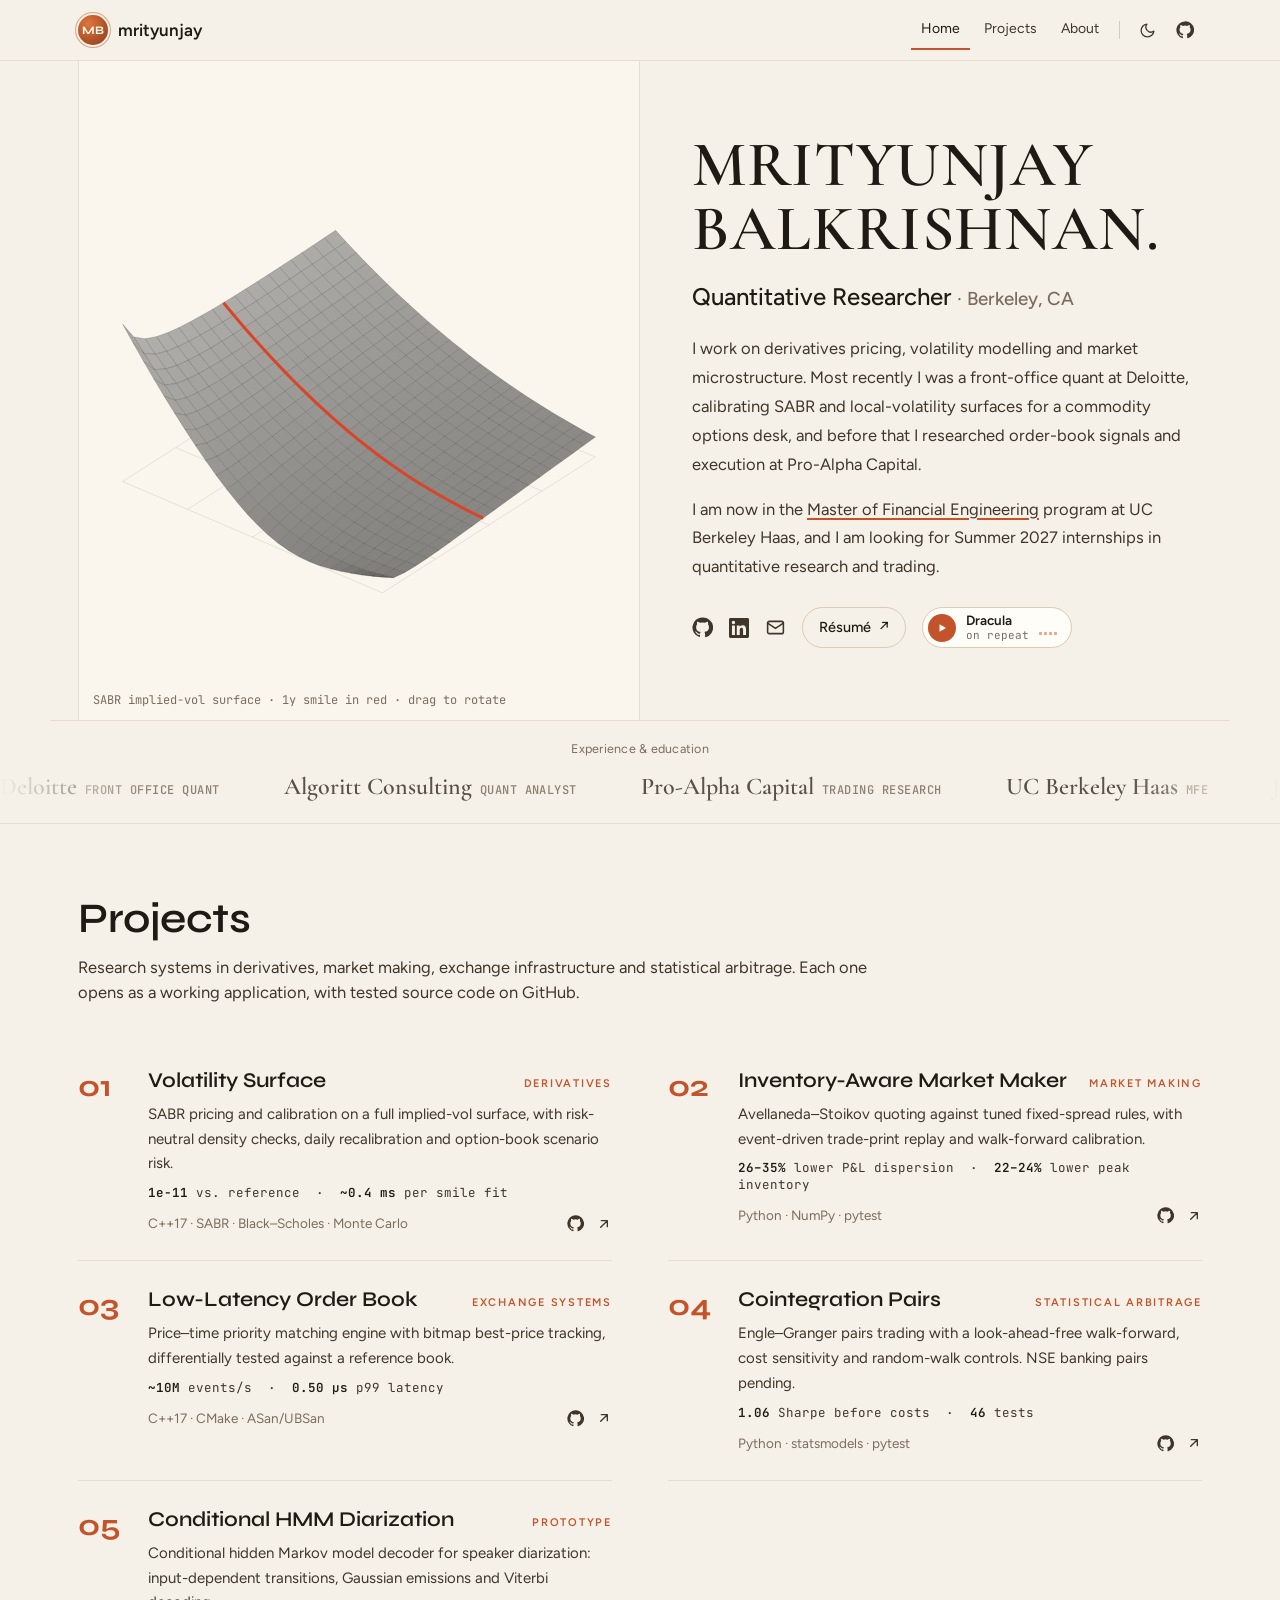
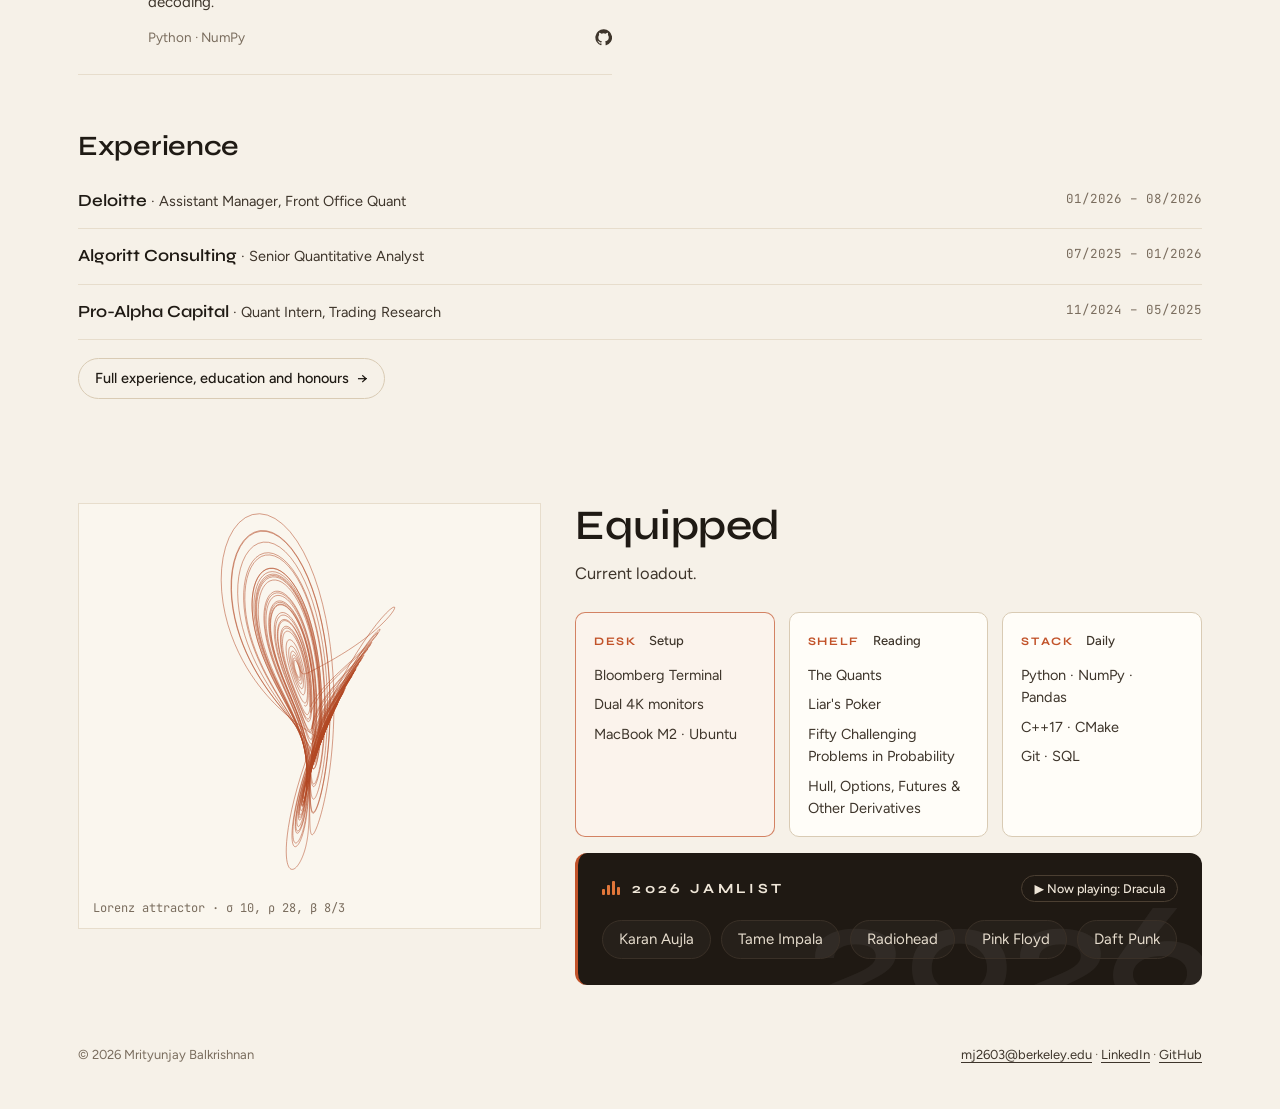
<file: index.html>
<!DOCTYPE html>
<html lang="en">
<head>
<meta charset="UTF-8">
<meta name="viewport" content="width=device-width, initial-scale=1.0">
<title>Mrityunjay Balkrishnan · Quantitative Research</title>
<meta name="description" content="Mrityunjay Balkrishnan, Master of Financial Engineering candidate at UC Berkeley Haas. Volatility modelling, market making, order-book engineering and statistical arbitrage.">
<meta property="og:title" content="Mrityunjay Balkrishnan · Quantitative Research">
<meta property="og:description" content="Berkeley MFE candidate. Volatility surfaces, market making, a C++ order book engine and statistical arbitrage, each running live.">
<meta property="og:type" content="website"><meta property="og:url" content="https://mj2603.github.io/">
<link rel="icon" href="data:image/svg+xml,%3Csvg xmlns='http://www.w3.org/2000/svg' viewBox='0 0 32 32'%3E%3Ccircle cx='16' cy='16' r='16' fill='%23c2532a'/%3E%3Ctext x='16' y='21' font-family='Arial' font-weight='700' font-size='13' text-anchor='middle' fill='%23fffaf2'%3EMB%3C/text%3E%3C/svg%3E">
<link rel="preconnect" href="https://fonts.googleapis.com"><link rel="preconnect" href="https://fonts.gstatic.com" crossorigin>
<link href="https://fonts.googleapis.com/css2?family=Cormorant+Garamond:wght@500;600&family=Figtree:wght@400;500;600;700&family=JetBrains+Mono:wght@400;500;600&family=Syne:wght@600;700&display=swap" rel="stylesheet">
<link rel="stylesheet" href="assets/desk.css">
<script>try{const t=localStorage.getItem('theme');if(t)document.documentElement.dataset.theme=t;}catch(e){}</script>
</head>
<body>
<a class="skip" href="#main">Skip to content</a>
<header class="h-nav"><div class="in">
  <a class="h-logo" href="index.html"><i aria-hidden="true">MB</i>mrityunjay</a>
  <nav class="h-links" aria-label="Site">
    <a href="index.html" aria-current="page">Home</a>
    <a href="#projects" class="hide-s">Projects</a>
    <a href="about.html">About</a>
    <span class="sep hide-s" aria-hidden="true"></span>
    <button class="ic" id="theme" type="button" aria-label="Toggle dark mode" title="Theme"><svg width="17" height="17" viewBox="0 0 24 24" fill="none" stroke="currentColor" stroke-width="1.8" stroke-linecap="round" stroke-linejoin="round" aria-hidden="true"><path d="M21 12.8A9 9 0 1 1 11.2 3a7 7 0 0 0 9.8 9.8z"/></svg></button>
    <a class="ic" href="https://github.com/Mj2603" target="_blank" rel="noopener" aria-label="GitHub"><svg width="18" height="18" viewBox="0 0 24 24" fill="currentColor" aria-hidden="true"><path d="M12 .5a11.5 11.5 0 0 0-3.64 22.41c.58.1.79-.25.79-.56v-2c-3.2.7-3.88-1.37-3.88-1.37-.53-1.33-1.28-1.69-1.28-1.69-1.05-.71.08-.7.08-.7 1.16.08 1.77 1.19 1.77 1.19 1.03 1.77 2.71 1.26 3.37.96.1-.75.4-1.26.73-1.55-2.55-.29-5.24-1.28-5.24-5.69 0-1.26.45-2.29 1.19-3.09-.12-.29-.52-1.46.11-3.05 0 0 .97-.31 3.17 1.18a11 11 0 0 1 5.77 0c2.2-1.49 3.17-1.18 3.17-1.18.63 1.59.23 2.76.11 3.05.74.8 1.19 1.83 1.19 3.09 0 4.42-2.69 5.39-5.26 5.68.41.36.78 1.06.78 2.14v3.17c0 .31.21.67.8.56A11.5 11.5 0 0 0 12 .5z"/></svg></a>
  </nav>
</div></header>

<main id="main">
  <section class="h-hero">
    <div class="h-art">
      <canvas id="hero-surf" role="img" aria-label="SABR implied volatility surface rendered as a faceted 3D form, with the one-year smile highlighted in red"></canvas>
      <span class="cap">SABR implied-vol surface · 1y smile in red · drag to rotate</span>
    </div>
    <div class="h-intro">
      <h1 class="h-name">Mrityunjay Balkrishnan.</h1>
      <p class="h-role">Quantitative Researcher <span>· Berkeley, CA</span></p>
      <p class="t">I work on derivatives pricing, volatility modelling and market microstructure. Most recently I was a front-office quant at Deloitte, calibrating SABR and local-volatility surfaces for a commodity options desk, and before that I researched order-book signals and execution at Pro-Alpha Capital.</p>
      <p class="t">I am now in the <a href="https://mfe.haas.berkeley.edu/" target="_blank" rel="noopener">Master of Financial Engineering</a> program at UC Berkeley Haas, and I am looking for Summer 2027 internships in quantitative research and trading.</p>
      <div class="h-social">
        <a class="i" href="https://github.com/Mj2603" target="_blank" rel="noopener" aria-label="GitHub"><svg width="21" height="21" viewBox="0 0 24 24" fill="currentColor" aria-hidden="true"><path d="M12 .5a11.5 11.5 0 0 0-3.64 22.41c.58.1.79-.25.79-.56v-2c-3.2.7-3.88-1.37-3.88-1.37-.53-1.33-1.28-1.69-1.28-1.69-1.05-.71.08-.7.08-.7 1.16.08 1.77 1.19 1.77 1.19 1.03 1.77 2.71 1.26 3.37.96.1-.75.4-1.26.73-1.55-2.55-.29-5.24-1.28-5.24-5.69 0-1.26.45-2.29 1.19-3.09-.12-.29-.52-1.46.11-3.05 0 0 .97-.31 3.17 1.18a11 11 0 0 1 5.77 0c2.2-1.49 3.17-1.18 3.17-1.18.63 1.59.23 2.76.11 3.05.74.8 1.19 1.83 1.19 3.09 0 4.42-2.69 5.39-5.26 5.68.41.36.78 1.06.78 2.14v3.17c0 .31.21.67.8.56A11.5 11.5 0 0 0 12 .5z"/></svg></a>
        <a class="i" href="https://www.linkedin.com/in/mj2603/" target="_blank" rel="noopener" aria-label="LinkedIn"><svg width="20" height="20" viewBox="0 0 24 24" fill="currentColor" aria-hidden="true"><path d="M20.45 20.45h-3.56v-5.57c0-1.33-.02-3.04-1.85-3.04-1.86 0-2.14 1.45-2.14 2.95v5.66H9.35V9h3.41v1.56h.05c.48-.9 1.64-1.85 3.37-1.85 3.6 0 4.27 2.37 4.27 5.46v6.28zM5.34 7.43a2.06 2.06 0 1 1 0-4.13 2.06 2.06 0 0 1 0 4.13zM7.12 20.45H3.56V9h3.56v11.45zM22.22 0H1.77C.79 0 0 .77 0 1.73v20.54C0 23.23.79 24 1.77 24h20.45c.98 0 1.78-.77 1.78-1.73V1.73C24 .77 23.2 0 22.22 0z"/></svg></a>
        <a class="i" href="mailto:mj2603@berkeley.edu" aria-label="Email"><svg width="21" height="21" viewBox="0 0 24 24" fill="none" stroke="currentColor" stroke-width="1.8" stroke-linecap="round" stroke-linejoin="round" aria-hidden="true"><rect x="3" y="5" width="18" height="14" rx="2"/><path d="m3 7 9 6 9-6"/></svg></a>
        <a class="pillbtn" href="resume.pdf" target="_blank" rel="noopener">Résumé <span aria-hidden="true">↗</span></a>
        <button class="track" id="track" type="button" aria-pressed="false" aria-label="Play Dracula">
          <span class="tp" aria-hidden="true"><svg class="play" width="12" height="12" viewBox="0 0 24 24" fill="currentColor"><path d="M7 4.5v15l13-7.5z"/></svg><svg class="pause" width="12" height="12" viewBox="0 0 24 24" fill="currentColor"><path d="M6 4h4v16H6zM14 4h4v16h-4z"/></svg></span>
          <span class="tt"><b>Dracula</b><small>on repeat</small></span>
          <span class="eq" aria-hidden="true"><i></i><i></i><i></i><i></i></span>
          <span class="bar" aria-hidden="true"><span id="track-prog"></span></span>
        </button>
        <audio id="track-audio" src="dracula.mp3" preload="none" loop></audio>
      </div>
    </div>
  </section>

  <section class="h-strip" aria-label="Experience and education">
    <div class="lbl">Experience &amp; education</div>
    <div class="mask"><div class="row">
      <span>Deloitte<small>FRONT OFFICE QUANT</small></span><span>Algoritt Consulting<small>QUANT ANALYST</small></span><span>Pro-Alpha Capital<small>TRADING RESEARCH</small></span><span>UC Berkeley Haas<small>MFE</small></span><span>Jadavpur University<small>B.E.</small></span>
      <span aria-hidden="true">Deloitte<small>FRONT OFFICE QUANT</small></span><span aria-hidden="true">Algoritt Consulting<small>QUANT ANALYST</small></span><span aria-hidden="true">Pro-Alpha Capital<small>TRADING RESEARCH</small></span><span aria-hidden="true">UC Berkeley Haas<small>MFE</small></span><span aria-hidden="true">Jadavpur University<small>B.E.</small></span>
    </div></div>
  </section>

  <section class="h-sec" id="projects">
    <h2>Projects</h2>
    <p class="sub">Research systems in derivatives, market making, exchange infrastructure and statistical arbitrage. Each one opens as a working application, with tested source code on GitHub.</p>
    <div class="plist" id="plist"></div>
  </section>

  <section class="h-sec" style="padding-top:24px">
    <h2 style="font-size:28px">Experience</h2>
    <ul class="xlist">
      <li><div><b>Deloitte</b> <span class="r">· Assistant Manager, Front Office Quant</span></div><span class="d">01/2026 – 08/2026</span></li>
      <li><div><b>Algoritt Consulting</b> <span class="r">· Senior Quantitative Analyst</span></div><span class="d">07/2025 – 01/2026</span></li>
      <li><div><b>Pro-Alpha Capital</b> <span class="r">· Quant Intern, Trading Research</span></div><span class="d">11/2024 – 05/2025</span></li>
    </ul>
    <p style="margin:18px 0 0"><a class="pillbtn" href="about.html">Full experience, education and honours <span aria-hidden="true">→</span></a></p>
  </section>

  <section class="h-sec equip">
    <div class="equip-art"><canvas id="lorenz" role="img" aria-label="Rotating Lorenz attractor drawn as a line figure"></canvas><span class="cap">Lorenz attractor · σ 10, ρ 28, β 8/3</span></div>
    <div>
      <h2>Equipped</h2>
      <p class="sub" style="margin-bottom:26px">Current loadout.</p>
      <div class="loadout">
        <div class="lo hot"><span class="k">Desk <em>Setup</em></span><ul><li>Bloomberg Terminal</li><li>Dual 4K monitors</li><li>MacBook M2 · Ubuntu</li></ul></div>
        <div class="lo"><span class="k">Shelf <em>Reading</em></span><ul><li>The Quants</li><li>Liar's Poker</li><li>Fifty Challenging Problems in Probability</li><li>Hull, Options, Futures &amp; Other Derivatives</li></ul></div>
        <div class="lo"><span class="k">Stack <em>Daily</em></span><ul><li>Python · NumPy · Pandas</li><li>C++17 · CMake</li><li>Git · SQL</li></ul></div>
      </div>
      <div class="jam">
        <div class="jh"><span class="eqs" aria-hidden="true"><i></i><i></i><i></i><i></i></span><b>2026 Jamlist</b>
          <button class="jplay" id="jam-play" type="button" aria-label="Play Dracula">▶ <span>Now playing: Dracula</span></button></div>
        <div class="chips"><span>Karan Aujla</span><span>Tame Impala</span><span>Radiohead</span><span>Pink Floyd</span><span>Daft Punk</span></div>
        <span class="yr" aria-hidden="true">2026</span>
      </div>
    </div>
  </section>

  <footer class="h-foot"><span>© 2026 Mrityunjay Balkrishnan</span><span><a href="mailto:mj2603@berkeley.edu">mj2603@berkeley.edu</a> · <a href="https://www.linkedin.com/in/mj2603/" target="_blank" rel="noopener">LinkedIn</a> · <a href="https://github.com/Mj2603" target="_blank" rel="noopener">GitHub</a></span></footer>
</main>
<script src="assets/core.js"></script>
<script src="assets/home.js"></script>
</body>
</html>
</file>
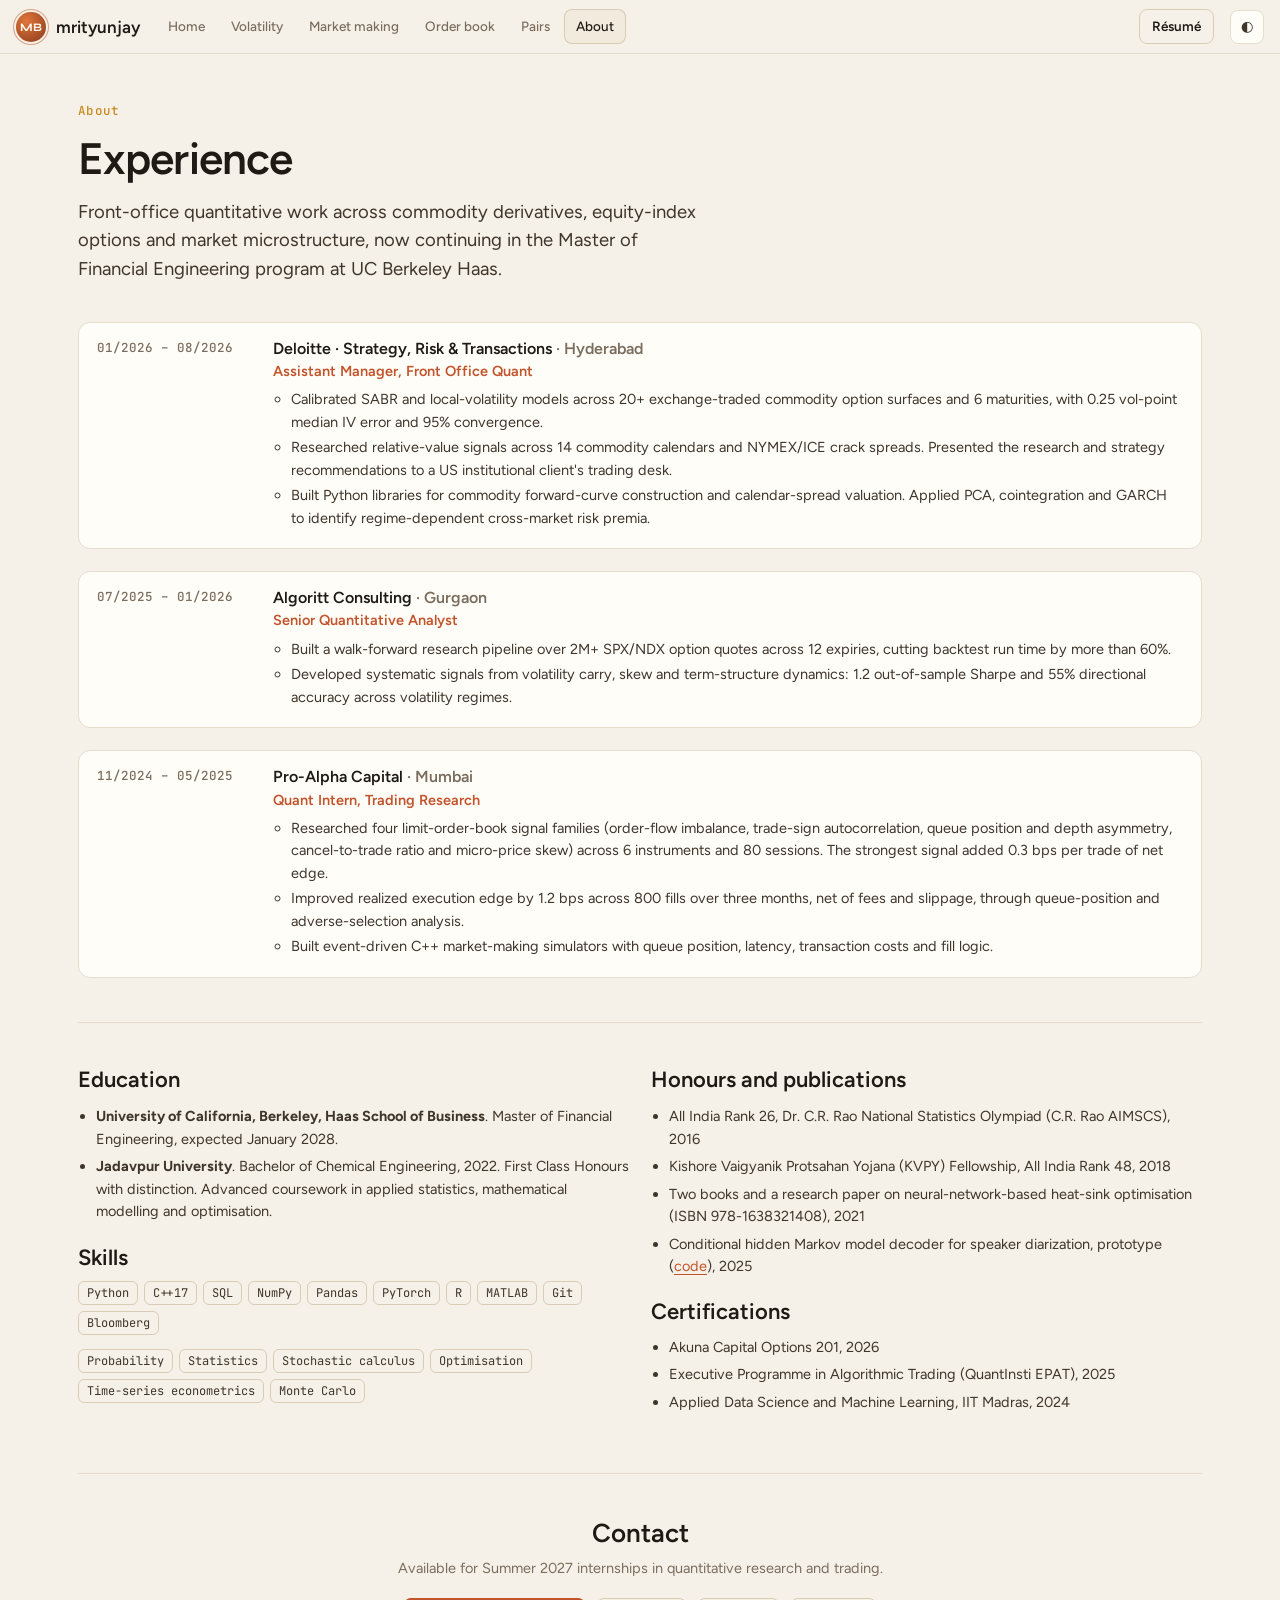
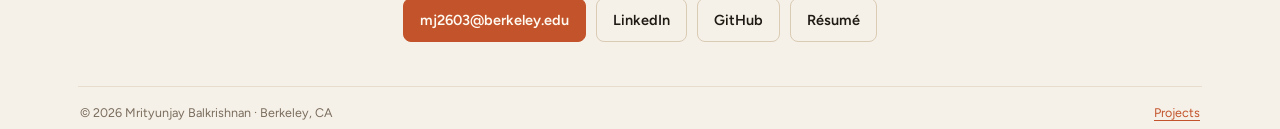
<file: about.html>
<!DOCTYPE html>
<html lang="en">
<head>
<meta charset="UTF-8">
<meta name="viewport" content="width=device-width, initial-scale=1.0">
<title>About · Mrityunjay Balkrishnan</title>
<meta name="description" content="Experience, education, honours and contact details for Mrityunjay Balkrishnan, Master of Financial Engineering candidate at UC Berkeley Haas.">
<link rel="preconnect" href="https://fonts.googleapis.com"><link rel="preconnect" href="https://fonts.gstatic.com" crossorigin>
<link href="https://fonts.googleapis.com/css2?family=Cormorant+Garamond:wght@500;600&family=Figtree:wght@400;500;600;700&family=JetBrains+Mono:wght@400;500;600&family=Syne:wght@600;700&display=swap" rel="stylesheet">
<link rel="stylesheet" href="assets/desk.css">
<script>try{const t=localStorage.getItem('theme');if(t)document.documentElement.dataset.theme=t;}catch(e){}</script>
</head>
<body>
<header class="top">
  <a class="h-logo" href="index.html"><i aria-hidden="true">MB</i>mrityunjay</a>
  <nav class="desks" aria-label="Site"><a href="index.html">Home</a><a href="vol.html">Volatility</a><a href="mm.html">Market making</a><a href="lob.html">Order book</a><a href="pairs.html">Pairs</a><a href="about.html" aria-current="page">About</a></nav>
  <a class="btn ghost" href="resume.pdf" target="_blank" rel="noopener" style="padding:6px 12px">Résumé</a>
  <button class="iconbtn" id="theme" aria-label="Toggle dark mode" title="Theme">◐</button>
</header>
<main class="wrap" id="main">
  <section style="padding:48px 0 8px">
    <p class="eyebrow">About</p>
    <h1 style="font-size:clamp(30px,4.4vw,44px);letter-spacing:-.02em;margin-bottom:12px">Experience</h1>
    <p class="lede">Front-office quantitative work across commodity derivatives, equity-index options and market microstructure, now continuing in the Master of Financial Engineering program at UC Berkeley Haas.</p>
  </section>

  <section class="sec" style="border-top:0;padding-top:16px">
    <ol class="tl">
      <li><div class="when">01/2026 – 08/2026</div><div>
        <h3>Deloitte · Strategy, Risk &amp; Transactions <span class="muted">· Hyderabad</span></h3><p class="role">Assistant Manager, Front Office Quant</p>
        <ul><li>Calibrated SABR and local-volatility models across 20+ exchange-traded commodity option surfaces and 6 maturities, with 0.25 vol-point median IV error and 95% convergence.</li>
        <li>Researched relative-value signals across 14 commodity calendars and NYMEX/ICE crack spreads. Presented the research and strategy recommendations to a US institutional client's trading desk.</li>
        <li>Built Python libraries for commodity forward-curve construction and calendar-spread valuation. Applied PCA, cointegration and GARCH to identify regime-dependent cross-market risk premia.</li></ul></div></li>
      <li><div class="when">07/2025 – 01/2026</div><div>
        <h3>Algoritt Consulting <span class="muted">· Gurgaon</span></h3><p class="role">Senior Quantitative Analyst</p>
        <ul><li>Built a walk-forward research pipeline over 2M+ SPX/NDX option quotes across 12 expiries, cutting backtest run time by more than 60%.</li>
        <li>Developed systematic signals from volatility carry, skew and term-structure dynamics: 1.2 out-of-sample Sharpe and 55% directional accuracy across volatility regimes.</li></ul></div></li>
      <li><div class="when">11/2024 – 05/2025</div><div>
        <h3>Pro-Alpha Capital <span class="muted">· Mumbai</span></h3><p class="role">Quant Intern, Trading Research</p>
        <ul><li>Researched four limit-order-book signal families (order-flow imbalance, trade-sign autocorrelation, queue position and depth asymmetry, cancel-to-trade ratio and micro-price skew) across 6 instruments and 80 sessions. The strongest signal added 0.3 bps per trade of net edge.</li>
        <li>Improved realized execution edge by 1.2 bps across 800 fills over three months, net of fees and slippage, through queue-position and adverse-selection analysis.</li>
        <li>Built event-driven C++ market-making simulators with queue position, latency, transaction costs and fill logic.</li></ul></div></li>
    </ol>
  </section>

  <section class="sec">
    <div class="two">
      <div>
        <h2 style="font-size:22px;margin-bottom:12px">Education</h2>
        <ul class="plain">
          <li><b>University of California, Berkeley, Haas School of Business</b>. Master of Financial Engineering, expected January 2028.</li>
          <li><b>Jadavpur University</b>. Bachelor of Chemical Engineering, 2022. First Class Honours with distinction. Advanced coursework in applied statistics, mathematical modelling and optimisation.</li>
        </ul>
        <h2 style="font-size:22px;margin:22px 0 10px">Skills</h2>
        <div class="tags"><span>Python</span><span>C++17</span><span>SQL</span><span>NumPy</span><span>Pandas</span><span>PyTorch</span><span>R</span><span>MATLAB</span><span>Git</span><span>Bloomberg</span></div>
        <div class="tags"><span>Probability</span><span>Statistics</span><span>Stochastic calculus</span><span>Optimisation</span><span>Time-series econometrics</span><span>Monte Carlo</span></div>
      </div>
      <div>
        <h2 style="font-size:22px;margin-bottom:12px">Honours and publications</h2>
        <ul class="plain">
          <li>All India Rank 26, Dr. C.R. Rao National Statistics Olympiad (C.R. Rao AIMSCS), 2016</li>
          <li>Kishore Vaigyanik Protsahan Yojana (KVPY) Fellowship, All India Rank 48, 2018</li>
          <li>Two books and a research paper on neural-network-based heat-sink optimisation (ISBN 978-1638321408), 2021</li>
          <li>Conditional hidden Markov model decoder for speaker diarization, prototype (<a href="https://github.com/Mj2603/chmm-speaker-diarization" target="_blank" rel="noopener">code</a>), 2025</li>
        </ul>
        <h2 style="font-size:22px;margin:22px 0 10px">Certifications</h2>
        <ul class="plain"><li>Akuna Capital Options 201, 2026</li><li>Executive Programme in Algorithmic Trading (QuantInsti EPAT), 2025</li><li>Applied Data Science and Machine Learning, IIT Madras, 2024</li></ul>
      </div>
    </div>
  </section>

  <section class="sec contact">
    <h2 style="font-size:26px;margin-bottom:8px">Contact</h2>
    <p class="muted" style="margin:0 0 18px">Available for Summer 2027 internships in quantitative research and trading.</p>
    <div class="cta"><a class="btn" href="mailto:mj2603@berkeley.edu">mj2603@berkeley.edu</a><a class="btn ghost" href="https://www.linkedin.com/in/mj2603/" target="_blank" rel="noopener">LinkedIn</a><a class="btn ghost" href="https://github.com/Mj2603" target="_blank" rel="noopener">GitHub</a><a class="btn ghost" href="resume.pdf" target="_blank" rel="noopener">Résumé</a></div>
  </section>
  <footer class="foot"><span>© 2026 Mrityunjay Balkrishnan · Berkeley, CA</span><span><a href="index.html">Projects</a></span></footer>
</main>
<script src="assets/core.js"></script>
</body>
</html>
</file>
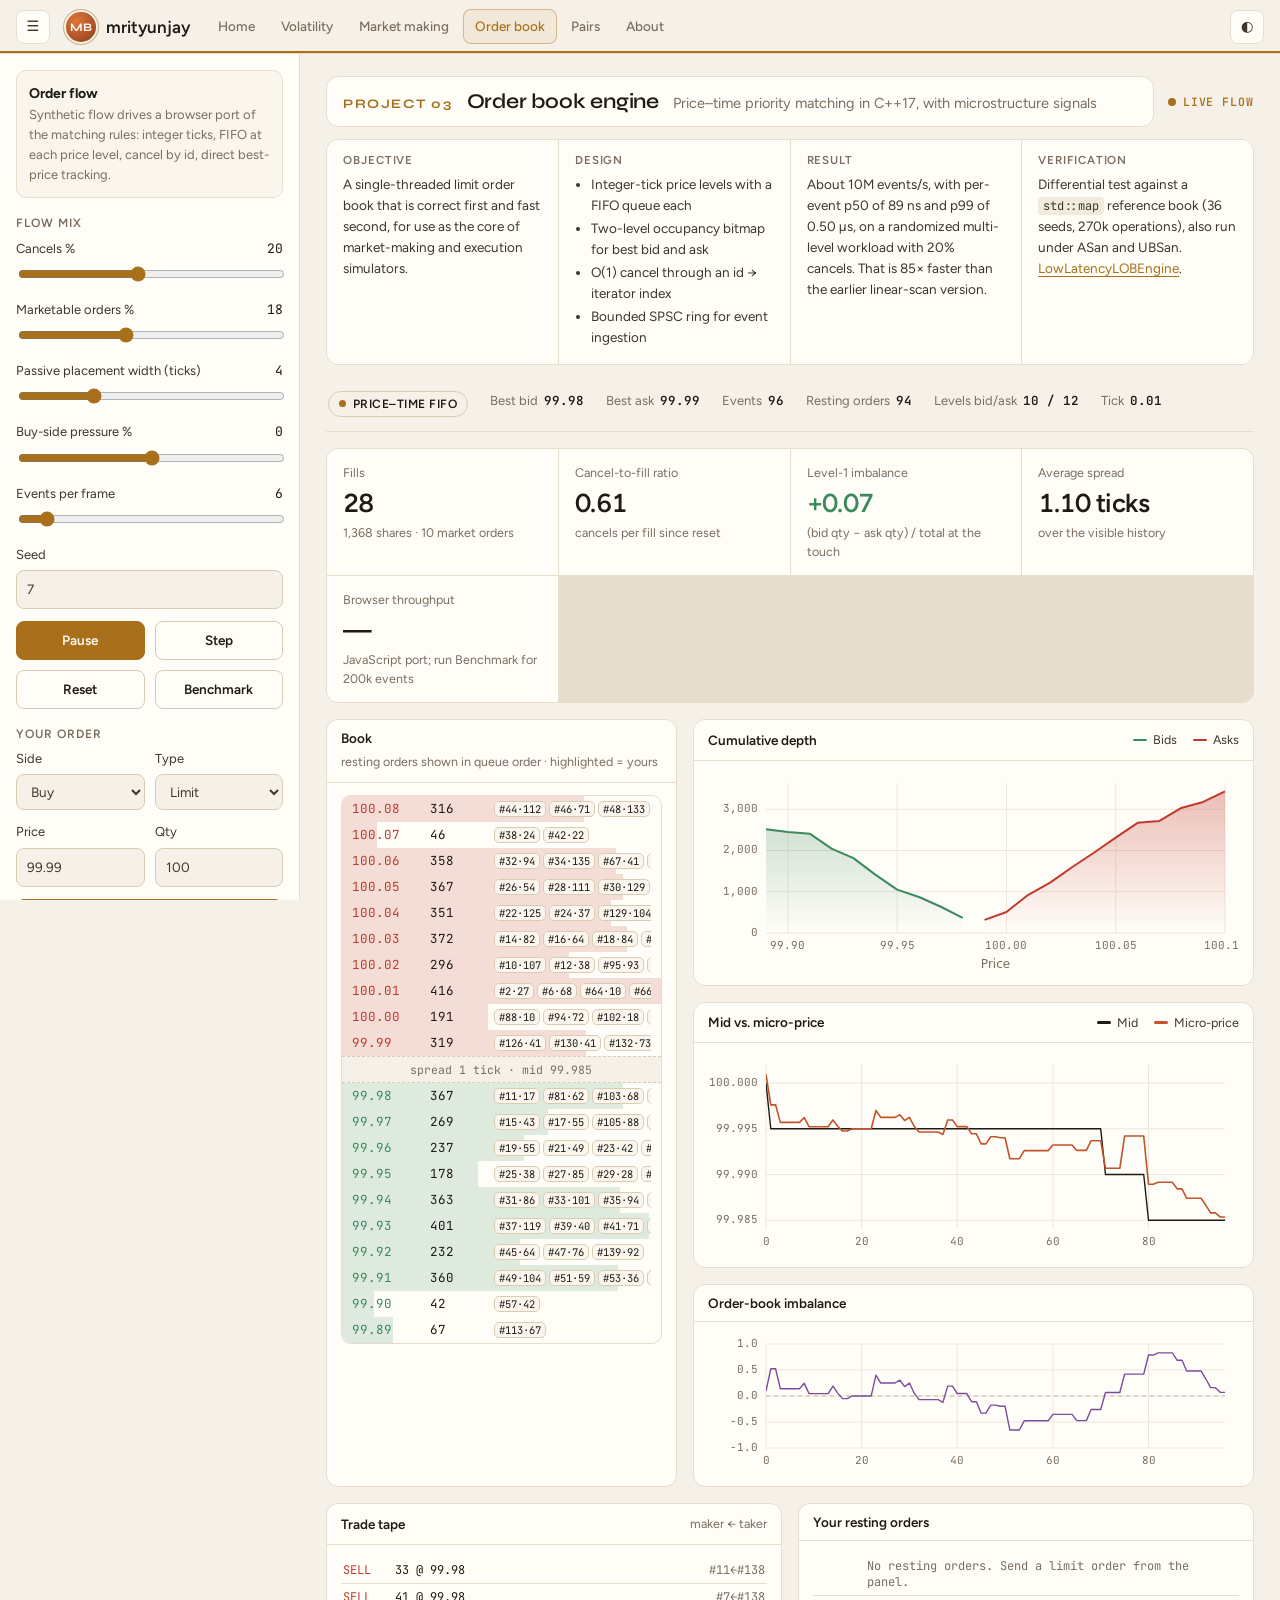
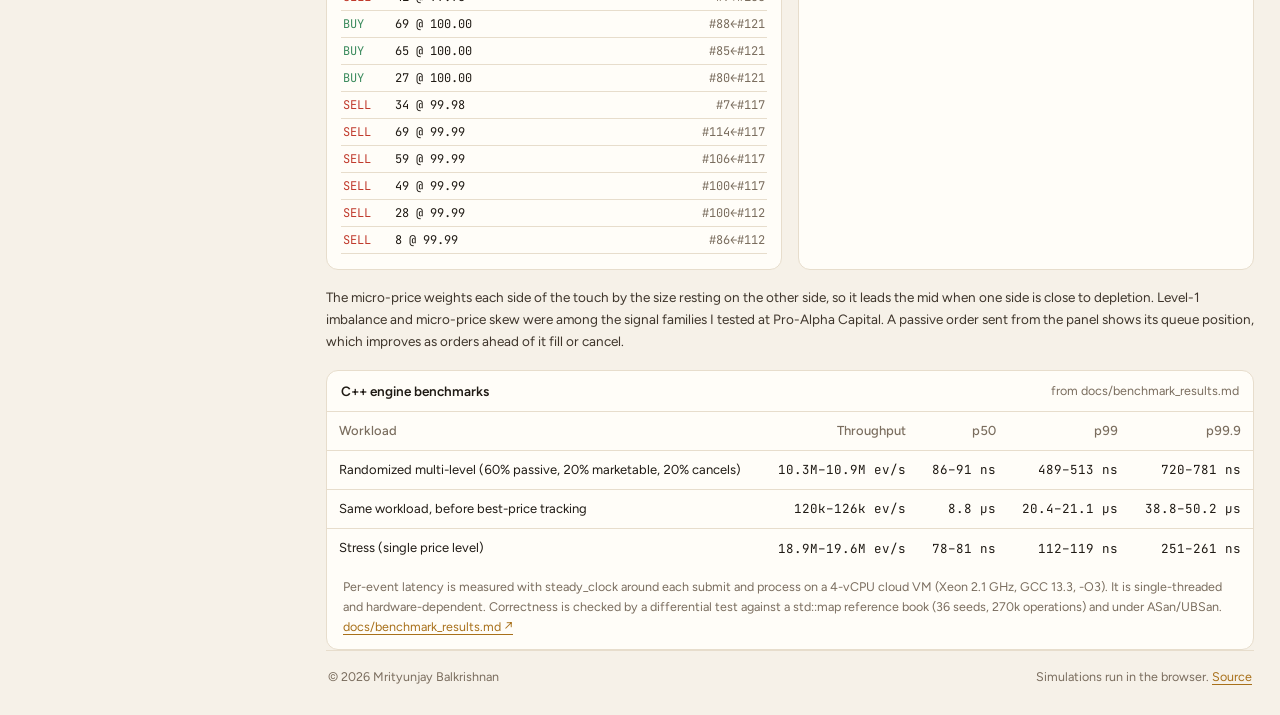
<file: lob.html>
<!DOCTYPE html>
<html lang="en">
<head>
<meta charset="UTF-8">
<meta name="viewport" content="width=device-width, initial-scale=1.0">
<title>Order Book Engine · Mrityunjay Balkrishnan</title>
<meta name="description" content="Price–time priority limit order book: live order flow, FIFO queues, depth, micro-price and imbalance, plus verified C++ engine benchmarks.">
<meta property="og:type" content="website">
<meta property="og:title" content="Low-Latency Order Book · Mrityunjay Balkrishnan">
<meta property="og:description" content="C++17 price–time matching engine: ~10M events/s, 0.50 µs p99, differentially tested. Live in the browser.">
<meta property="og:url" content="https://mj2603.github.io/lob.html">
<meta property="og:image" content="https://mj2603.github.io/assets/og/lob.png">
<meta property="og:image:width" content="1200">
<meta property="og:image:height" content="627">
<meta name="twitter:card" content="summary_large_image">
<link rel="preconnect" href="https://fonts.googleapis.com"><link rel="preconnect" href="https://fonts.gstatic.com" crossorigin>
<link href="https://fonts.googleapis.com/css2?family=Cormorant+Garamond:wght@500;600&family=Figtree:wght@400;500;600;700&family=JetBrains+Mono:wght@400;500;600&family=Syne:wght@600;700&display=swap" rel="stylesheet">
<link rel="stylesheet" href="assets/desk.css">
<script>try{const t=localStorage.getItem('theme');if(t)document.documentElement.dataset.theme=t;}catch(e){}</script>
</head>
<body data-desk="lob">
<header class="top">
  <button class="iconbtn" id="collapse" aria-expanded="true" aria-label="Toggle parameter panel" title="Parameters">☰</button>
  <a class="h-logo" href="index.html"><i aria-hidden="true">MB</i>mrityunjay</a>
  <nav class="desks" aria-label="Projects"><a href="index.html">Home</a><a href="vol.html">Volatility</a><a href="mm.html">Market making</a><a href="lob.html" aria-current="page">Order book</a><a href="pairs.html">Pairs</a><a href="about.html">About</a></nav>
  <button class="iconbtn" id="theme" aria-label="Toggle dark mode" title="Theme">◐</button>
</header>
<div class="app">
<aside class="side" aria-label="Controls">
  <div class="who"><b>Order flow</b>Synthetic flow drives a browser port of the matching rules: integer ticks, FIFO at each price level, cancel by id, direct best-price tracking.</div>
  <h4>Flow mix</h4>
  <label class="field"><span class="lbl">Cancels % <output data-out="l-cancel"></output></span><input type="range" id="l-cancel" min="0" max="45" step="1" value="20"></label>
  <label class="field"><span class="lbl">Marketable orders % <output data-out="l-mkt"></output></span><input type="range" id="l-mkt" min="0" max="45" step="1" value="18"></label>
  <label class="field"><span class="lbl">Passive placement width (ticks) <output data-out="l-width"></output></span><input type="range" id="l-width" min="1" max="12" step="1" value="4"></label>
  <label class="field"><span class="lbl">Buy-side pressure % <output data-out="l-imb"></output></span><input type="range" id="l-imb" min="-20" max="20" step="1" value="0"></label>
  <label class="field"><span class="lbl">Events per frame <output data-out="l-speed"></output></span><input type="range" id="l-speed" min="1" max="60" step="1" value="6"></label>
  <label class="field"><span class="lbl">Seed</span><input type="number" id="l-seed" value="7" min="1"></label>
  <div class="row2"><button class="btn" id="l-play" type="button">Pause</button><button class="btn ghost" id="l-step" type="button">Step</button></div>
  <div class="row2" style="margin-top:10px"><button class="btn ghost" id="l-reset" type="button">Reset</button><button class="btn ghost" id="l-bench" type="button">Benchmark</button></div>
  <h4>Your order</h4>
  <form id="order">
    <div class="row2"><label class="field"><span class="lbl">Side</span><select id="o-side"><option value="B">Buy</option><option value="S">Sell</option></select></label>
    <label class="field"><span class="lbl">Type</span><select id="o-type"><option value="L">Limit</option><option value="M">Market</option></select></label></div>
    <div class="row2"><label class="field"><span class="lbl">Price</span><input type="number" id="o-px" step="0.01" value="99.99" inputmode="decimal"></label>
    <label class="field"><span class="lbl">Qty</span><input type="number" id="o-qty" step="1" min="1" value="100" inputmode="numeric"></label></div>
    <button class="btn wide" type="submit">Send</button>
    <p class="help" id="o-msg" role="status" style="margin:8px 0 0"></p>
  </form>
</aside>
<main class="main" id="main">
  <div class="dhead"><div class="dtitle"><span class="proj-no">Project 03</span><h1>Order book engine</h1><p>Price–time priority matching in C++17, with microstructure signals</p></div><span class="live" id="l-state">LIVE FLOW</span></div>
  <div class="brief">
    <div><h4>Objective</h4><p>A single-threaded limit order book that is correct first and fast second, for use as the core of market-making and execution simulators.</p></div>
    <div><h4>Design</h4><ul><li>Integer-tick price levels with a FIFO queue each</li><li>Two-level occupancy bitmap for best bid and ask</li><li>O(1) cancel through an id → iterator index</li><li>Bounded SPSC ring for event ingestion</li></ul></div>
    <div><h4>Result</h4><p>About 10M events/s, with per-event p50 of 89 ns and p99 of 0.50 µs, on a randomized multi-level workload with 20% cancels. That is 85× faster than the earlier linear-scan version.</p></div>
    <div><h4>Verification</h4><p>Differential test against a <code>std::map</code> reference book (36 seeds, 270k operations), also run under ASan and UBSan. <a href="https://github.com/Mj2603/LowLatencyLOBEngine" target="_blank" rel="noopener">LowLatencyLOBEngine</a>.</p></div>
  </div>
  <div class="strip"><span class="pill">PRICE–TIME FIFO</span><span>Best bid<b id="st-bb"></b></span><span>Best ask<b id="st-ba"></b></span><span>Events<b id="st-ev"></b></span><span>Resting orders<b id="st-live"></b></span><span>Levels bid/ask<b id="st-lv"></b></span><span>Tick<b>0.01</b></span></div>
  <div class="kpis">
    <div class="kpi"><div class="k">Fills</div><div class="v" id="k-fills">0</div><div class="s" id="k-fills-s"></div></div>
    <div class="kpi"><div class="k">Cancel-to-fill ratio</div><div class="v" id="k-ratio">—</div><div class="s">cancels per fill since reset</div></div>
    <div class="kpi"><div class="k">Level-1 imbalance</div><div class="v" id="k-imb">—</div><div class="s">(bid qty − ask qty) / total at the touch</div></div>
    <div class="kpi"><div class="k">Average spread</div><div class="v" id="k-spread">—</div><div class="s">over the visible history</div></div>
    <div class="kpi"><div class="k">Browser throughput</div><div class="v" id="k-js">—</div><div class="s" id="k-js-s">JavaScript port; run Benchmark for 200k events</div></div>
  </div>
  <div class="grid g12">
    <div class="panel"><div class="ph"><h3>Book</h3><span class="muted">resting orders shown in queue order · highlighted = yours</span></div><div class="pb"><div class="ladder" id="ladder" aria-live="off"></div></div></div>
    <div class="grid" style="margin:0">
      <div class="panel"><div class="ph"><h3>Cumulative depth</h3><span class="lg"><i style="background:var(--up)"></i>Bids</span><span class="lg"><i style="background:var(--dn)"></i>Asks</span></div><div class="pb"><canvas class="ch short" id="depth"></canvas></div></div>
      <div class="panel"><div class="ph"><h3>Mid vs. micro-price</h3><span class="lg"><i style="background:var(--ink)"></i>Mid</span><span class="lg"><i style="background:var(--s1)"></i>Micro-price</span></div><div class="pb"><canvas class="ch short" id="midc"></canvas></div></div>
      <div class="panel"><div class="ph"><h3>Order-book imbalance</h3></div><div class="pb"><canvas class="ch xs" id="imbc"></canvas></div></div>
    </div>
  </div>
  <div class="grid g2">
    <div class="panel"><div class="ph"><h3>Trade tape</h3><span class="muted">maker ← taker</span></div><div class="pb"><ul class="tape" id="tape"></ul></div></div>
    <div class="panel"><div class="ph"><h3>Your resting orders</h3></div><div class="pb"><ul class="tape" id="mine"></ul></div></div>
  </div>
  <p class="read">The micro-price weights each side of the touch by the size resting on the other side, so it leads the mid when one side is close to depletion. Level-1 imbalance and micro-price skew were among the signal families I tested at Pro-Alpha Capital. A passive order sent from the panel shows its queue position, which improves as orders ahead of it fill or cancel.</p>
  <div class="panel"><div class="ph"><h3>C++ engine benchmarks</h3><span class="muted">from docs/benchmark_results.md</span></div>
    <div class="tw"><table class="t"><thead><tr><th>Workload</th><th>Throughput</th><th>p50</th><th>p99</th><th>p99.9</th></tr></thead><tbody>
      <tr><td>Randomized multi-level (60% passive, 20% marketable, 20% cancels)</td><td>10.3M–10.9M ev/s</td><td>86–91 ns</td><td>489–513 ns</td><td>720–781 ns</td></tr>
      <tr><td>Same workload, before best-price tracking</td><td>120k–126k ev/s</td><td>8.8 µs</td><td>20.4–21.1 µs</td><td>38.8–50.2 µs</td></tr>
      <tr><td>Stress (single price level)</td><td>18.9M–19.6M ev/s</td><td>78–81 ns</td><td>112–119 ns</td><td>251–261 ns</td></tr>
    </tbody></table></div>
    <p class="notes" style="padding:0 14px 12px">Per-event latency is measured with steady_clock around each submit and process on a 4-vCPU cloud VM (Xeon 2.1 GHz, GCC 13.3, -O3). It is single-threaded and hardware-dependent. Correctness is checked by a differential test against a std::map reference book (36 seeds, 270k operations) and under ASan/UBSan. <a href="https://github.com/Mj2603/LowLatencyLOBEngine/blob/main/docs/benchmark_results.md" target="_blank" rel="noopener">docs/benchmark_results.md ↗</a></p></div>
  <footer class="foot"><span>© 2026 Mrityunjay Balkrishnan</span><span>Simulations run in the browser. <a href="assets/desk-lob.js" target="_blank" rel="noopener">Source</a></span></footer>
</main>
</div>
<script src="assets/core.js"></script>
<script src="assets/desk-lob.js"></script>
</body>
</html>
</file>
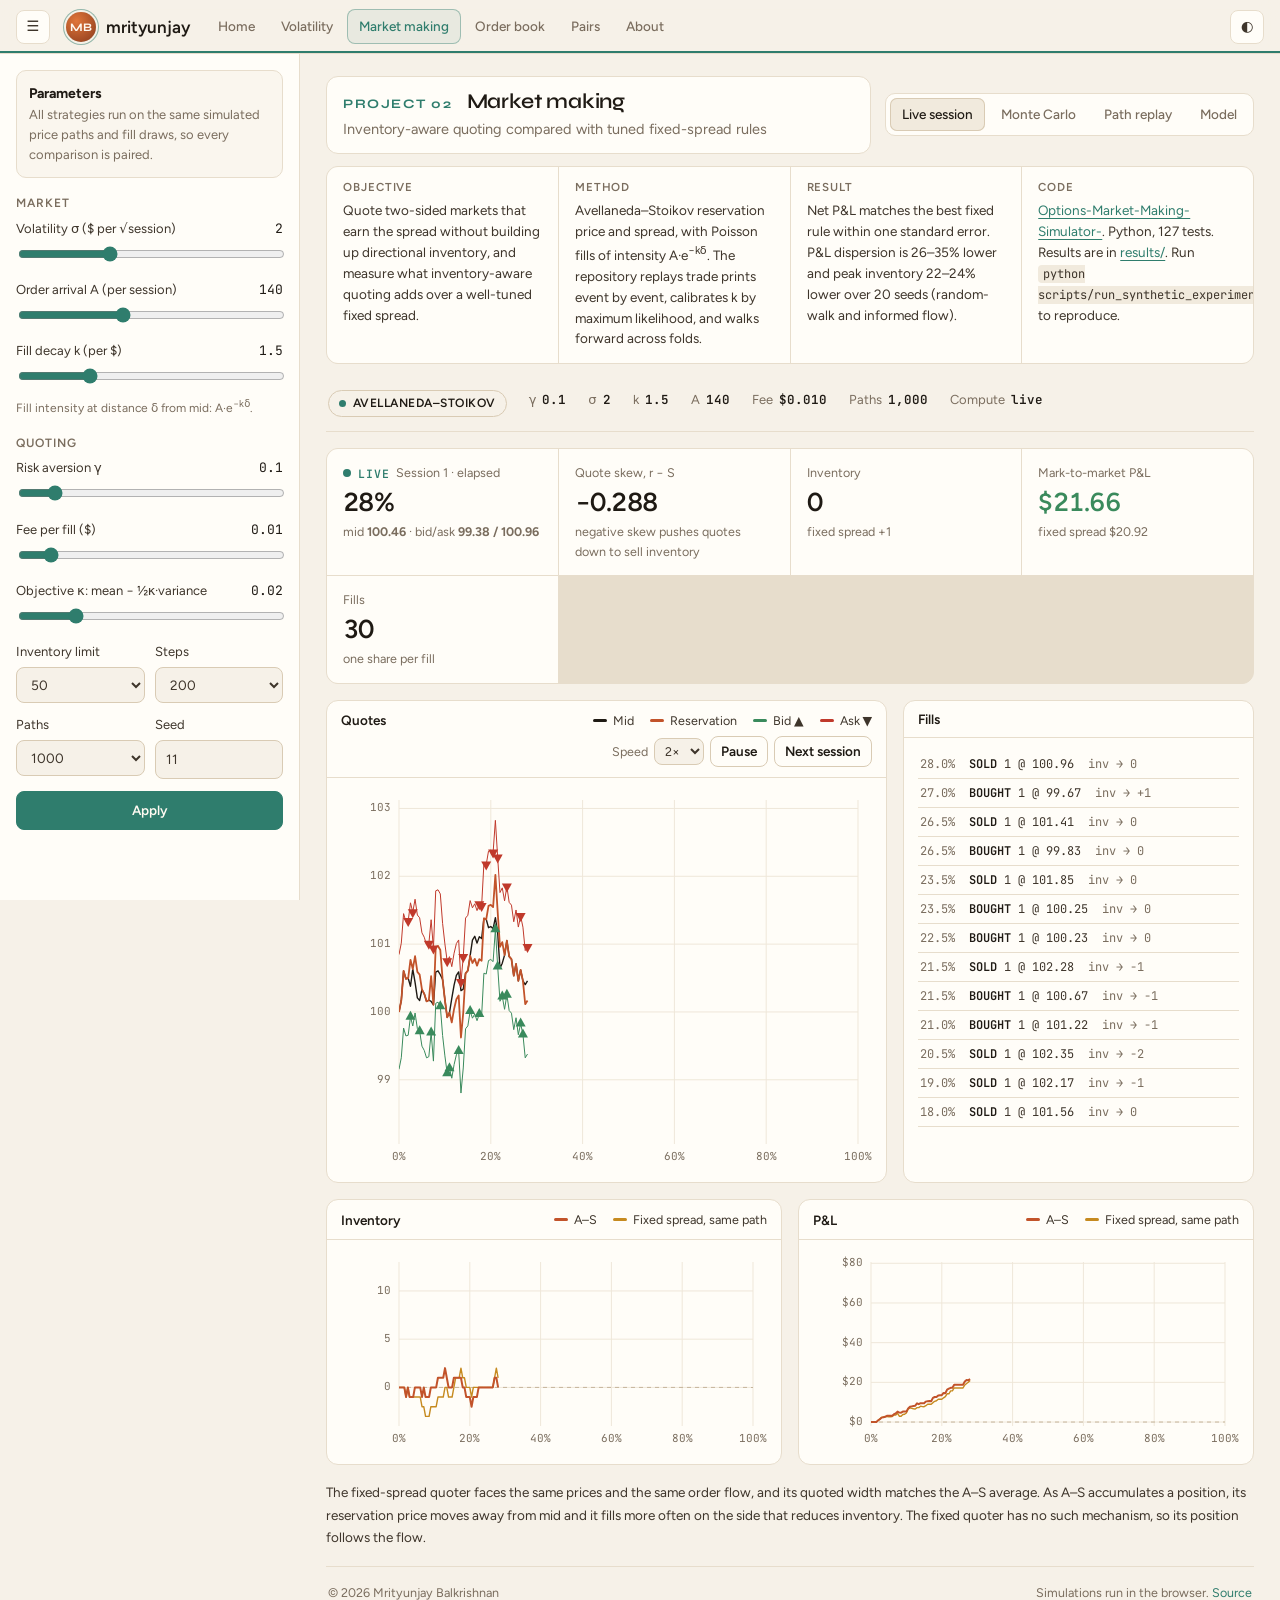
<file: mm.html>
<!DOCTYPE html>
<html lang="en">
<head>
<meta charset="UTF-8">
<meta name="viewport" content="width=device-width, initial-scale=1.0">
<title>Market Making · Mrityunjay Balkrishnan</title>
<meta name="description" content="Inventory-aware market making: Avellaneda–Stoikov quoting against tuned fixed-spread rules, with a live session, paired Monte Carlo and policy analysis.">
<meta property="og:type" content="website">
<meta property="og:title" content="Inventory-Aware Market Maker · Mrityunjay Balkrishnan">
<meta property="og:description" content="Avellaneda–Stoikov vs. tuned fixed spread: 26–35% lower P&L dispersion, 22–24% lower peak inventory. Live trading session.">
<meta property="og:url" content="https://mj2603.github.io/mm.html">
<meta property="og:image" content="https://mj2603.github.io/assets/og/mm.png">
<meta property="og:image:width" content="1200">
<meta property="og:image:height" content="627">
<meta name="twitter:card" content="summary_large_image">
<link rel="preconnect" href="https://fonts.googleapis.com"><link rel="preconnect" href="https://fonts.gstatic.com" crossorigin>
<link href="https://fonts.googleapis.com/css2?family=Cormorant+Garamond:wght@500;600&family=Figtree:wght@400;500;600;700&family=JetBrains+Mono:wght@400;500;600&family=Syne:wght@600;700&display=swap" rel="stylesheet">
<link rel="stylesheet" href="assets/desk.css">
<script>try{const t=localStorage.getItem('theme');if(t)document.documentElement.dataset.theme=t;}catch(e){}</script>
</head>
<body data-desk="mm">
<header class="top">
  <button class="iconbtn" id="collapse" aria-expanded="true" aria-label="Toggle parameter panel" title="Parameters">☰</button>
  <a class="h-logo" href="index.html"><i aria-hidden="true">MB</i>mrityunjay</a>
  <nav class="desks" aria-label="Projects"><a href="index.html">Home</a><a href="vol.html">Volatility</a><a href="mm.html" aria-current="page">Market making</a><a href="lob.html">Order book</a><a href="pairs.html">Pairs</a><a href="about.html">About</a></nav>
  <button class="iconbtn" id="theme" aria-label="Toggle dark mode" title="Theme">◐</button>
</header>
<div class="app">
<aside class="side" aria-label="Parameters">
  <div class="who"><b>Parameters</b>All strategies run on the same simulated price paths and fill draws, so every comparison is paired.</div>
  <h4>Market</h4>
  <label class="field"><span class="lbl">Volatility σ ($ per √session) <output data-out="m-sig"></output></span><input type="range" id="m-sig" min="0.5" max="5" step="0.1" value="2"></label>
  <label class="field"><span class="lbl">Order arrival A (per session) <output data-out="m-A"></output></span><input type="range" id="m-A" min="40" max="300" step="10" value="140"></label>
  <label class="field"><span class="lbl">Fill decay k (per $) <output data-out="m-k"></output></span><input type="range" id="m-k" min="0.3" max="5" step="0.1" value="1.5"></label>
  <p class="help">Fill intensity at distance δ from mid: A·e<sup>−kδ</sup>.</p>
  <h4>Quoting</h4>
  <label class="field"><span class="lbl">Risk aversion γ <output data-out="m-gamma"></output></span><input type="range" id="m-gamma" min="0.01" max="0.8" step="0.01" value="0.1"></label>
  <label class="field"><span class="lbl">Fee per fill ($) <output data-out="m-fee"></output></span><input type="range" id="m-fee" min="0" max="0.1" step="0.005" value="0.01"></label>
  <label class="field"><span class="lbl">Objective κ: mean − ½κ·variance <output data-out="m-kappa"></output></span><input type="range" id="m-kappa" min="0" max="0.1" step="0.005" value="0.02"></label>
  <div class="row2">
    <label class="field"><span class="lbl">Inventory limit</span><select id="m-qmax"><option>10</option><option>25</option><option selected>50</option></select></label>
    <label class="field"><span class="lbl">Steps</span><select id="m-steps"><option>100</option><option selected>200</option><option>400</option></select></label>
  </div>
  <div class="row2">
    <label class="field"><span class="lbl">Paths</span><select id="m-n"><option>500</option><option selected>1000</option><option>2000</option></select></label>
    <label class="field"><span class="lbl">Seed</span><input type="number" id="m-seed" value="11" min="1"></label>
  </div>
  <button class="btn wide" id="m-run" type="button">Apply</button>
</aside>
<main class="main" id="main">
  <div class="dhead">
    <div class="dtitle"><span class="proj-no">Project 02</span><h1>Market making</h1><p>Inventory-aware quoting compared with tuned fixed-spread rules</p></div>
    <div class="modes" role="radiogroup" aria-label="View">
      <label><input type="radio" name="mode" value="live" checked><span>Live session</span></label>
      <label><input type="radio" name="mode" value="montecarlo"><span>Monte Carlo</span></label>
      <label><input type="radio" name="mode" value="replay"><span>Path replay</span></label>
      <label><input type="radio" name="mode" value="model"><span>Model</span></label>
    </div>
  </div>

  <div class="brief">
    <div><h4>Objective</h4><p>Quote two-sided markets that earn the spread without building up directional inventory, and measure what inventory-aware quoting adds over a well-tuned fixed spread.</p></div>
    <div><h4>Method</h4><p>Avellaneda–Stoikov reservation price and spread, with Poisson fills of intensity A·e<sup>−kδ</sup>. The repository replays trade prints event by event, calibrates k by maximum likelihood, and walks forward across folds.</p></div>
    <div><h4>Result</h4><p>Net P&amp;L matches the best fixed rule within one standard error. P&amp;L dispersion is 26–35% lower and peak inventory 22–24% lower over 20 seeds (random-walk and informed flow).</p></div>
    <div><h4>Code</h4><p><a href="https://github.com/Mj2603/Options-Market-Making-Simulator-" target="_blank" rel="noopener">Options-Market-Making-Simulator-</a>. Python, 127 tests. Results are in <a href="https://github.com/Mj2603/Options-Market-Making-Simulator-/blob/main/results/synthetic_walkforward.md" target="_blank" rel="noopener">results/</a>. Run <code>python scripts/run_synthetic_experiment.py</code> to reproduce.</p></div>
  </div>

  <div class="strip"><span class="pill">AVELLANEDA–STOIKOV</span><span>γ<b id="st-g">0.1</b></span><span>σ<b id="st-sig">2</b></span><span>k<b id="st-k">1.5</b></span><span>A<b id="st-A">140</b></span><span>Fee<b id="st-fee">$0.010</b></span><span>Paths<b id="st-n">1,000</b></span><span>Compute<b id="st-ms">—</b></span></div>

  <section data-mode="live">
    <div class="kpis">
      <div class="kpi"><div class="k"><span class="live" id="lv-state">LIVE</span> &nbsp;<span id="lv-sess"></span> · elapsed</div><div class="v" id="lv-t">0%</div><div class="s">mid <b id="lv-mid"></b> · bid/ask <b id="lv-quote"></b></div></div>
      <div class="kpi"><div class="k">Quote skew, r − S</div><div class="v" id="lv-skew">—</div><div class="s">negative skew pushes quotes down to sell inventory</div></div>
      <div class="kpi"><div class="k">Inventory</div><div class="v" id="lv-q">—</div><div class="s" id="lv-q-s"></div></div>
      <div class="kpi"><div class="k">Mark-to-market P&amp;L</div><div class="v" id="lv-p">—</div><div class="s" id="lv-p-s"></div></div>
      <div class="kpi"><div class="k">Fills</div><div class="v" id="lv-f">0</div><div class="s">one share per fill</div></div>
    </div>
    <div class="grid g21">
      <div class="panel"><div class="ph"><h3>Quotes</h3><span class="lg"><i style="background:var(--ink)"></i>Mid</span><span class="lg"><i style="background:var(--s1)"></i>Reservation</span><span class="lg"><i style="background:var(--up)"></i>Bid ▲</span><span class="lg"><i style="background:var(--dn)"></i>Ask ▼</span>
        <span style="display:inline-flex;gap:6px;align-items:center;margin-left:auto"><label class="muted" for="lv-speed">Speed</label><select id="lv-speed" style="background:var(--bg);border:1px solid var(--line2);border-radius:8px;padding:4px 6px"><option value="1">1×</option><option value="2" selected>2×</option><option value="4">4×</option></select><button class="btn ghost" id="lv-pause" type="button" style="padding:4px 10px">Pause</button><button class="btn ghost" id="lv-next" type="button" style="padding:4px 10px">Next session</button></span></div>
        <div class="pb"><canvas class="ch tall" id="lv-quotes"></canvas></div></div>
      <div class="panel"><div class="ph"><h3>Fills</h3></div><div class="pb"><ul class="log" id="lv-log" style="max-height:380px"></ul></div></div>
    </div>
    <div class="grid g2">
      <div class="panel"><div class="ph"><h3>Inventory</h3><span class="lg"><i style="background:var(--s1)"></i>A–S</span><span class="lg"><i style="background:var(--s3)"></i>Fixed spread, same path</span></div><div class="pb"><canvas class="ch short" id="lv-inv"></canvas></div></div>
      <div class="panel"><div class="ph"><h3>P&amp;L</h3><span class="lg"><i style="background:var(--s1)"></i>A–S</span><span class="lg"><i style="background:var(--s3)"></i>Fixed spread, same path</span></div><div class="pb"><canvas class="ch short" id="lv-pnl"></canvas></div></div>
    </div>
    <p class="read">The fixed-spread quoter faces the same prices and the same order flow, and its quoted width matches the A–S average. As A–S accumulates a position, its reservation price moves away from mid and it fills more often on the side that reduces inventory. The fixed quoter has no such mechanism, so its position follows the flow.</p>
  </section>

  <section data-mode="montecarlo" hidden>
    <div class="kpis">
      <div class="kpi"><div class="k">Objective: A–S minus best fixed rule</div><div class="v" id="k-obj">—</div><div class="s" id="k-obj-s"></div></div>
      <div class="kpi"><div class="k">P&amp;L standard deviation, A–S</div><div class="v" id="k-std">—</div><div class="s" id="k-std-s"></div></div>
      <div class="kpi"><div class="k">Risk reduction vs. matched fixed</div><div class="v" id="k-red">—</div><div class="s">same average width; isolates the inventory skew</div></div>
      <div class="kpi"><div class="k">Mean |terminal inventory|</div><div class="v" id="k-inv">—</div><div class="s" id="k-inv-s"></div></div>
    </div>
    <div class="grid g2">
      <div class="panel"><div class="ph"><h3>Terminal P&amp;L distribution</h3><span class="lg"><i style="background:var(--s1)"></i>A–S</span><span class="lg"><i style="background:var(--s2)"></i>No skew</span><span class="lg"><i style="background:var(--s3)"></i>Fixed, matched</span><span class="lg"><i style="background:var(--s4)"></i>Best fixed</span></div><div class="pb"><canvas class="ch tall" id="m-dens"></canvas></div></div>
      <div class="panel"><div class="ph"><h3>Risk vs. return</h3><span class="muted">grid of γ and fixed half-spreads; large markers are the current settings</span></div><div class="pb"><canvas class="ch tall" id="m-front"></canvas></div></div>
    </div>
    <div class="panel"><div class="ph"><h3>Results across all paths</h3><span class="muted">common random numbers</span></div>
      <div class="tw"><table class="t"><thead><tr><th>Strategy</th><th>Mean P&amp;L</th><th>Std</th><th>Worst 5% avg</th><th>Avg spread</th><th>Fills</th><th>|q<sub>T</sub>|</th><th>Peak |q|</th><th>Objective</th></tr></thead><tbody id="m-tbl"></tbody></table></div></div>
    <p class="notes">Objective = mean P&amp;L − ½κ·variance; the highlighted row scores highest. Mean P&amp;L is shown ± one standard error. The best fixed rule is selected from half-spreads of 0.30–1.80 on the same objective. A–S does not raise expected P&amp;L. It reduces variance and terminal inventory.</p>
  </section>

  <section data-mode="replay" hidden>
    <div class="kpis">
      <div class="kpi"><div class="k">Path <span id="r-path-k"></span> · A–S P&amp;L</div><div class="v" id="r-kpi-pnl">—</div><div class="s" id="r-kpi-pnl-s"></div></div>
      <div class="kpi"><div class="k">Fills</div><div class="v" id="r-kpi-f">—</div><div class="s" id="r-kpi-f-s"></div></div>
      <div class="kpi"><div class="k">Peak |inventory|</div><div class="v" id="r-kpi-q">—</div><div class="s" id="r-kpi-q-s"></div></div>
      <div class="kpi"><div class="k">Mid change</div><div class="v" id="r-kpi-move">—</div><div class="s">$ per share over the session</div></div>
    </div>
    <div class="panel" style="margin-bottom:16px"><div class="ph"><h3>Quotes along one path</h3><span class="lg"><i style="background:var(--ink)"></i>Mid</span><span class="lg"><i style="background:var(--s1)"></i>Reservation</span><span class="lg"><i style="background:var(--up)"></i>Bid ▲ buy</span><span class="lg"><i style="background:var(--dn)"></i>Ask ▼ sell</span>
      <span style="display:inline-flex;gap:6px;align-items:center;margin-left:auto"><button class="btn ghost" id="r-prev" type="button" aria-label="Previous path">←</button><input type="number" id="r-path" value="0" min="0" style="width:80px;background:var(--bg);border:1px solid var(--line2);border-radius:8px;padding:6px 8px" aria-label="Path number"><button class="btn ghost" id="r-next" type="button" aria-label="Next path">→</button></span></div>
      <div class="pb"><canvas class="ch tall" id="r-quotes"></canvas></div></div>
    <div class="grid g2">
      <div class="panel"><div class="ph"><h3>Inventory</h3><span class="lg"><i style="background:var(--s1)"></i>A–S</span><span class="lg"><i style="background:var(--s3)"></i>Fixed</span></div><div class="pb"><canvas class="ch short" id="r-inv"></canvas></div></div>
      <div class="panel"><div class="ph"><h3>Mark-to-market P&amp;L</h3><span class="lg"><i style="background:var(--s1)"></i>A–S</span><span class="lg"><i style="background:var(--s3)"></i>Fixed</span></div><div class="pb"><canvas class="ch short" id="r-pnl"></canvas></div></div>
    </div>
  </section>

  <section data-mode="model" hidden>
    <div class="grid g21">
      <div class="panel"><div class="ph"><h3>Reservation-price offset r − S by inventory and time</h3><span class="lg"><i class="d" style="color:var(--s3)"></i>|skew| = half-spread</span></div><div class="pb"><canvas class="ch tall" id="md-heat"></canvas>
        <p class="caption">Teal: quotes shifted up (short inventory). Rust: shifted down (long inventory). Beyond the dashed lines the skew exceeds the half-spread and one side quotes through mid. The band widens toward the close as γσ²(T−t) shrinks.</p></div></div>
      <div class="grid" style="margin:0">
        <div class="panel"><div class="ph"><h3>Model</h3></div><div class="pb"><div class="formula">r = S − q·γ·σ²·(T−t)<br>δ<sub>a</sub>+δ<sub>b</sub> = γσ²(T−t) + (2/γ)·ln(1+γ/k)<br>λ(δ) = A·e<sup>−kδ</sup></div></div></div>
        <div class="panel"><dl class="kv">
          <div><dt>Liquidity component of spread</dt><dd id="md-h0"></dd></div>
          <div><dt>Inventory risk per unit, γσ²</dt><dd id="md-risk"></dd></div>
          <div><dt>|q| at which skew exceeds half-spread (open)</dt><dd id="md-q"></dd></div>
          <div><dt>Fills</dt><dd>Poisson per step</dd></div>
          <div><dt>Mid process</dt><dd>Arithmetic Brownian</dd></div>
        </dl></div>
        <div class="panel"><div class="ph"><h3>Quoted spread through the session</h3></div><div class="pb"><canvas class="ch short" id="md-spread"></canvas></div></div>
      </div>
    </div>
  </section>
  <footer class="foot"><span>© 2026 Mrityunjay Balkrishnan</span><span>Simulations run in the browser. <a href="assets/desk-mm.js" target="_blank" rel="noopener">Source</a></span></footer>
</main>
</div>
<script src="assets/core.js"></script>
<script src="assets/desk-mm.js"></script>
</body>
</html>
</file>
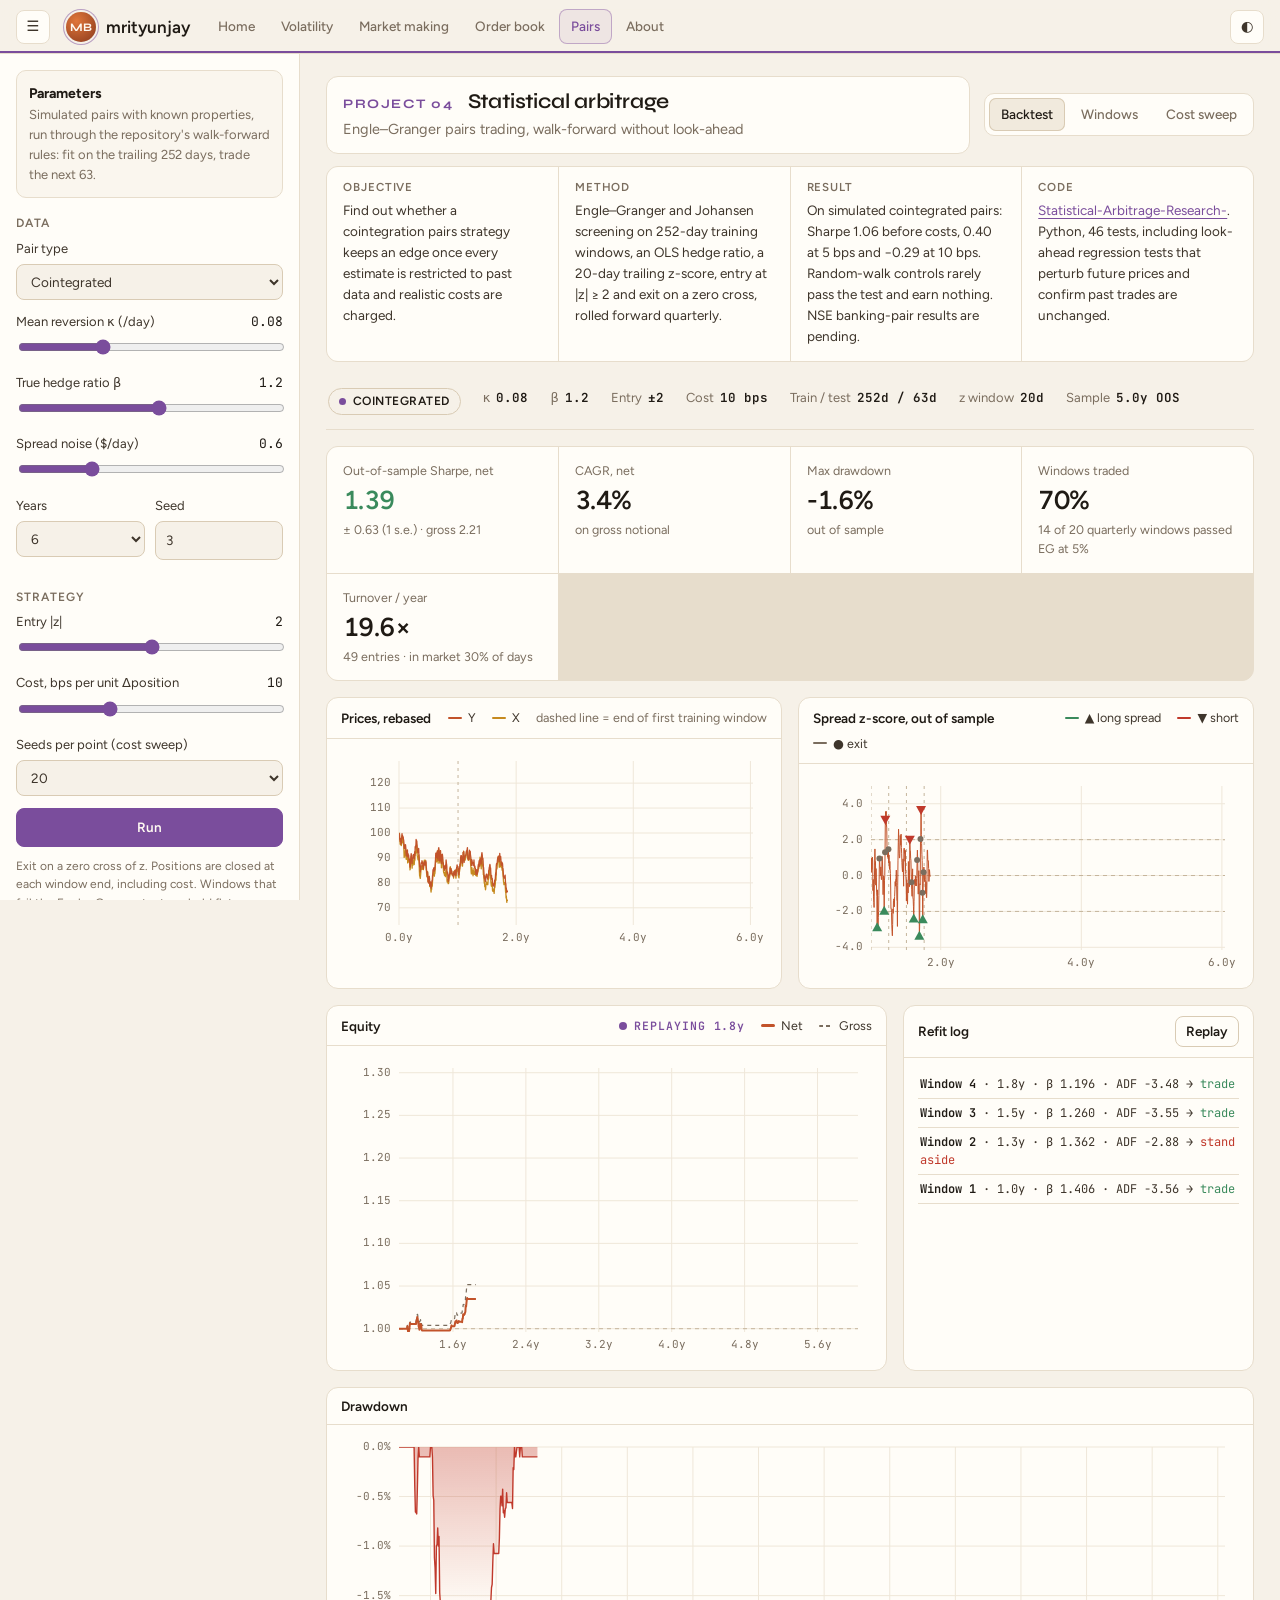
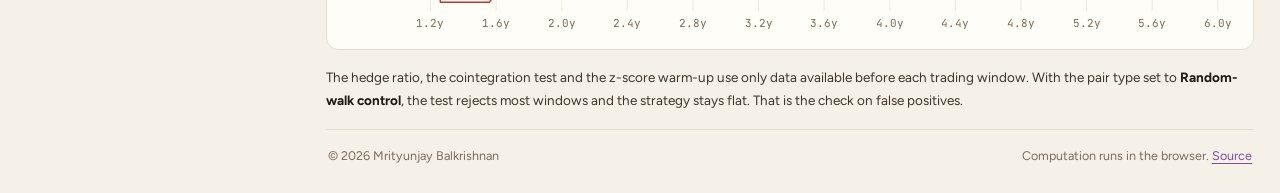
<file: pairs.html>
<!DOCTYPE html>
<html lang="en">
<head>
<meta charset="UTF-8">
<meta name="viewport" content="width=device-width, initial-scale=1.0">
<title>Statistical Arbitrage · Mrityunjay Balkrishnan</title>
<meta name="description" content="Engle–Granger pairs trading with look-ahead-free walk-forward, per-window cointegration tests and cost sensitivity across seeds.">
<meta property="og:type" content="website">
<meta property="og:title" content="Cointegration Pairs Research · Mrityunjay Balkrishnan">
<meta property="og:description" content="Engle–Granger walk-forward with no look-ahead, cost sensitivity and random-walk controls. Live replay.">
<meta property="og:url" content="https://mj2603.github.io/pairs.html">
<meta property="og:image" content="https://mj2603.github.io/assets/og/pairs.png">
<meta property="og:image:width" content="1200">
<meta property="og:image:height" content="627">
<meta name="twitter:card" content="summary_large_image">
<link rel="preconnect" href="https://fonts.googleapis.com"><link rel="preconnect" href="https://fonts.gstatic.com" crossorigin>
<link href="https://fonts.googleapis.com/css2?family=Cormorant+Garamond:wght@500;600&family=Figtree:wght@400;500;600;700&family=JetBrains+Mono:wght@400;500;600&family=Syne:wght@600;700&display=swap" rel="stylesheet">
<link rel="stylesheet" href="assets/desk.css">
<script>try{const t=localStorage.getItem('theme');if(t)document.documentElement.dataset.theme=t;}catch(e){}</script>
</head>
<body data-desk="pairs">
<header class="top">
  <button class="iconbtn" id="collapse" aria-expanded="true" aria-label="Toggle parameter panel" title="Parameters">☰</button>
  <a class="h-logo" href="index.html"><i aria-hidden="true">MB</i>mrityunjay</a>
  <nav class="desks" aria-label="Projects"><a href="index.html">Home</a><a href="vol.html">Volatility</a><a href="mm.html">Market making</a><a href="lob.html">Order book</a><a href="pairs.html" aria-current="page">Pairs</a><a href="about.html">About</a></nav>
  <button class="iconbtn" id="theme" aria-label="Toggle dark mode" title="Theme">◐</button>
</header>
<div class="app">
<aside class="side" aria-label="Controls">
  <div class="who"><b>Parameters</b>Simulated pairs with known properties, run through the repository's walk-forward rules: fit on the trailing 252 days, trade the next 63.</div>
  <h4>Data</h4>
  <label class="field"><span class="lbl">Pair type</span><select id="p-kind"><option value="coint" selected>Cointegrated</option><option value="break">Regime break halfway</option><option value="rw">Random-walk control</option></select></label>
  <label class="field"><span class="lbl">Mean reversion κ (/day) <output data-out="p-kappa"></output></span><input type="range" id="p-kappa" min="0.005" max="0.25" step="0.005" value="0.08"></label>
  <label class="field"><span class="lbl">True hedge ratio β <output data-out="p-beta"></output></span><input type="range" id="p-beta" min="0.3" max="2" step="0.05" value="1.2"></label>
  <label class="field"><span class="lbl">Spread noise ($/day) <output data-out="p-svol"></output></span><input type="range" id="p-svol" min="0.1" max="2" step="0.05" value="0.6"></label>
  <div class="row2"><label class="field"><span class="lbl">Years</span><select id="p-years"><option>4</option><option selected>6</option><option>10</option></select></label>
  <label class="field"><span class="lbl">Seed</span><input type="number" id="p-seed" value="3" min="1"></label></div>
  <h4>Strategy</h4>
  <label class="field"><span class="lbl">Entry |z| <output data-out="p-entry"></output></span><input type="range" id="p-entry" min="1" max="3" step="0.1" value="2"></label>
  <label class="field"><span class="lbl">Cost, bps per unit Δposition <output data-out="p-cost"></output></span><input type="range" id="p-cost" min="0" max="30" step="0.5" value="10"></label>
  <label class="field"><span class="lbl">Seeds per point (cost sweep)</span><select id="s-n"><option>10</option><option selected>20</option><option>40</option></select></label>
  <button class="btn wide" id="p-run" type="button">Run</button>
  <p class="help" style="margin-top:10px">Exit on a zero cross of z. Positions are closed at each window end, including cost. Windows that fail the Engle–Granger test are held flat.</p>
</aside>
<main class="main" id="main">
  <div class="dhead">
    <div class="dtitle"><span class="proj-no">Project 04</span><h1>Statistical arbitrage</h1><p>Engle–Granger pairs trading, walk-forward without look-ahead</p></div>
    <div class="modes" role="radiogroup" aria-label="View">
      <label><input type="radio" name="mode" value="backtest" checked><span>Backtest</span></label>
      <label><input type="radio" name="mode" value="windows"><span>Windows</span></label>
      <label><input type="radio" name="mode" value="sweep"><span>Cost sweep</span></label>
    </div>
  </div>
  <div class="brief">
    <div><h4>Objective</h4><p>Find out whether a cointegration pairs strategy keeps an edge once every estimate is restricted to past data and realistic costs are charged.</p></div>
    <div><h4>Method</h4><p>Engle–Granger and Johansen screening on 252-day training windows, an OLS hedge ratio, a 20-day trailing z-score, entry at |z| ≥ 2 and exit on a zero cross, rolled forward quarterly.</p></div>
    <div><h4>Result</h4><p>On simulated cointegrated pairs: Sharpe 1.06 before costs, 0.40 at 5 bps and −0.29 at 10 bps. Random-walk controls rarely pass the test and earn nothing. NSE banking-pair results are pending.</p></div>
    <div><h4>Code</h4><p><a href="https://github.com/Mj2603/Statistical-Arbitrage-Research-" target="_blank" rel="noopener">Statistical-Arbitrage-Research-</a>. Python, 46 tests, including look-ahead regression tests that perturb future prices and confirm past trades are unchanged.</p></div>
  </div>
  <div class="strip"><span class="pill" id="st-kind">—</span><span>κ<b id="st-k"></b></span><span>β<b id="st-b"></b></span><span>Entry<b id="st-e"></b></span><span>Cost<b id="st-c"></b></span><span>Train / test<b>252d / 63d</b></span><span>z window<b>20d</b></span><span>Sample<b id="st-y"></b></span></div>

  <section data-mode="backtest">
    <div class="kpis">
      <div class="kpi"><div class="k">Out-of-sample Sharpe, net</div><div class="v" id="k-sr">—</div><div class="s" id="k-sr-s"></div></div>
      <div class="kpi"><div class="k">CAGR, net</div><div class="v" id="k-cagr">—</div><div class="s">on gross notional</div></div>
      <div class="kpi"><div class="k">Max drawdown</div><div class="v" id="k-mdd">—</div><div class="s">out of sample</div></div>
      <div class="kpi"><div class="k">Windows traded</div><div class="v" id="k-pass">—</div><div class="s" id="k-pass-s"></div></div>
      <div class="kpi"><div class="k">Turnover / year</div><div class="v" id="k-to">—</div><div class="s" id="k-to-s"></div></div>
    </div>
    <div class="grid g2">
      <div class="panel"><div class="ph"><h3>Prices, rebased</h3><span class="lg"><i style="background:var(--s1)"></i>Y</span><span class="lg"><i style="background:var(--s3)"></i>X</span><span class="muted">dashed line = end of first training window</span></div><div class="pb"><canvas class="ch short" id="p-px"></canvas></div></div>
      <div class="panel"><div class="ph"><h3>Spread z-score, out of sample</h3><span class="lg"><i style="background:var(--up)"></i>▲ long spread</span><span class="lg"><i style="background:var(--dn)"></i>▼ short</span><span class="lg"><i style="background:var(--muted)"></i>● exit</span></div><div class="pb"><canvas class="ch short" id="p-z"></canvas></div></div>
    </div>
    <div class="grid g21">
      <div class="panel"><div class="ph"><h3>Equity</h3><span class="live" id="bt-state">REPLAYING</span><span class="lg"><i style="background:var(--s1)"></i>Net</span><span class="lg"><i class="d" style="color:var(--muted)"></i>Gross</span></div><div class="pb"><canvas class="ch" id="p-eq"></canvas></div></div>
      <div class="panel"><div class="ph"><h3>Refit log</h3><button class="btn ghost" id="bt-replay" type="button" style="padding:4px 10px;margin-left:auto">Replay</button></div><div class="pb"><ul class="log" id="bt-log" style="max-height:268px"></ul></div></div>
    </div>
    <div class="panel" style="margin-bottom:16px"><div class="ph"><h3>Drawdown</h3></div><div class="pb"><canvas class="ch short" id="p-dd"></canvas></div></div>
    <p class="read">The hedge ratio, the cointegration test and the z-score warm-up use only data available before each trading window. With the pair type set to <b>Random-walk control</b>, the test rejects most windows and the strategy stays flat. That is the check on false positives.</p>
  </section>

  <section data-mode="windows" hidden>
    <div class="grid g2">
      <div class="panel"><div class="ph"><h3>Hedge ratio estimated in each training window</h3><span class="lg"><i style="background:var(--s3)"></i>true β</span></div><div class="pb"><canvas class="ch short" id="w-beta"></canvas></div></div>
      <div class="panel"><div class="ph"><h3>ADF t-statistic on training residuals</h3><span class="lg"><i style="background:var(--dn)"></i>5% critical (−3.37)</span></div><div class="pb"><canvas class="ch short" id="w-adf"></canvas></div></div>
    </div>
    <div class="panel"><div class="ph"><h3>Walk-forward windows</h3><span class="muted">each row: fit on the previous 252 days, trade the next 63</span></div>
      <div class="tw"><table class="t"><thead><tr><th>#</th><th>Test start</th><th>β (train)</th><th>ADF t</th><th>Decision</th><th>Trades</th><th>Net return</th></tr></thead><tbody id="w-tbl"></tbody></table></div></div>
  </section>

  <section data-mode="sweep" hidden>
    <div class="kpis">
      <div class="kpi"><div class="k">Cointegrated, Sharpe at 0 bps</div><div class="v" id="s-sr0">—</div><div class="s">mean across seeds</div></div>
      <div class="kpi"><div class="k">Break-even cost</div><div class="v" id="s-be">—</div><div class="s">where the mean Sharpe crosses 0</div></div>
      <div class="kpi"><div class="k">False-positive rate</div><div class="v" id="s-fp">—</div><div class="s">random-walk windows that pass EG at 5%</div></div>
      <div class="kpi"><div class="k">Compute</div><div class="v" style="font-size:18px" id="s-ms">—</div><div class="s">browser</div></div>
    </div>
    <div class="panel" style="margin-bottom:16px"><div class="ph"><h3>Mean out-of-sample Sharpe vs. transaction cost (± 1 s.e. across seeds)</h3><span class="lg"><i style="background:var(--s1)"></i>Cointegrated</span><span class="lg"><i style="background:var(--s3)"></i>Regime break</span><span class="lg"><i style="background:var(--dn)"></i>Random-walk control</span></div><div class="pb"><canvas class="ch tall" id="s-chart"></canvas></div></div>
    <div class="panel"><div class="tw"><table class="t"><thead><tr><th>Group</th><th>0</th><th>2.5</th><th>5</th><th>7.5</th><th>10</th><th>15</th><th>20 bps</th><th>Windows traded</th></tr></thead><tbody id="s-tbl"></tbody></table></div></div>
    <p class="read" style="margin-top:14px">Sharpe falls roughly linearly with cost. The break-even level depends on mean-reversion speed and spread noise: slow, noisy spreads lose their edge first. Random-walk controls pass the 5% test at close to its nominal rate, which confirms the test is calibrated.</p>
    <div class="evid"><span>Repository results:</span><a href="https://github.com/Mj2603/Statistical-Arbitrage-Research-/blob/main/results/synthetic_walkforward.md" target="_blank" rel="noopener">results/synthetic_walkforward.md ↗</a><span class="badge b-wip">Pending</span><span>NSE banking pairs (HDFC Bank / ICICI Bank, 2019–)</span></div>
  </section>
  <footer class="foot"><span>© 2026 Mrityunjay Balkrishnan</span><span>Computation runs in the browser. <a href="assets/desk-pairs.js" target="_blank" rel="noopener">Source</a></span></footer>
</main>
</div>
<script src="assets/core.js"></script>
<script src="assets/desk-pairs.js"></script>
</body>
</html>
</file>
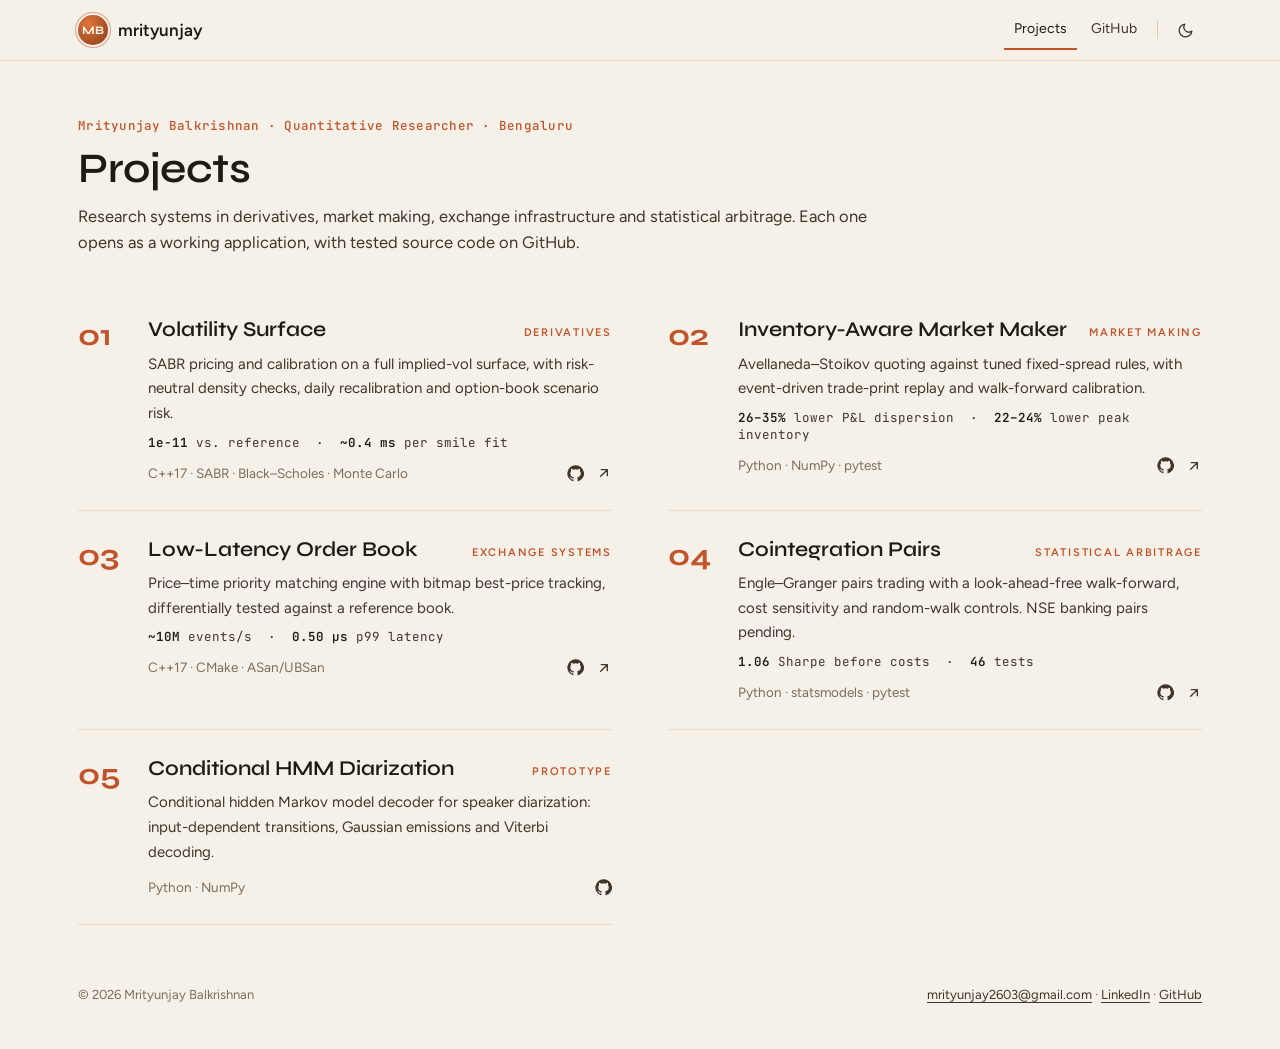
<file: projects.html>
<!DOCTYPE html>
<html lang="en">
<head>
<meta charset="UTF-8">
<meta name="viewport" content="width=device-width, initial-scale=1.0">
<title>Projects · Mrityunjay Balkrishnan</title>
<meta name="description" content="Projects by Mrityunjay Balkrishnan: volatility modelling, market making, a C++ order book engine and statistical arbitrage.">
<link rel="icon" href="data:image/svg+xml,%3Csvg xmlns='http://www.w3.org/2000/svg' viewBox='0 0 32 32'%3E%3Ccircle cx='16' cy='16' r='16' fill='%23c2532a'/%3E%3Ctext x='16' y='21' font-family='Arial' font-weight='700' font-size='13' text-anchor='middle' fill='%23fffaf2'%3EMB%3C/text%3E%3C/svg%3E">
<meta property="og:type" content="website">
<meta property="og:title" content="Projects · Mrityunjay Balkrishnan">
<meta property="og:description" content="Volatility surfaces, market making, a C++ order book engine and statistical arbitrage, each running live with tested source code.">
<meta property="og:url" content="https://mj2603.github.io/projects.html">
<meta property="og:image" content="https://mj2603.github.io/assets/og/projects.png">
<meta property="og:image:width" content="1200">
<meta property="og:image:height" content="627">
<meta name="twitter:card" content="summary_large_image">
<link rel="preconnect" href="https://fonts.googleapis.com"><link rel="preconnect" href="https://fonts.gstatic.com" crossorigin>
<link href="https://fonts.googleapis.com/css2?family=Cormorant+Garamond:wght@500;600&family=Figtree:wght@400;500;600;700&family=JetBrains+Mono:wght@400;500;600&family=Syne:wght@600;700&display=swap" rel="stylesheet">
<link rel="stylesheet" href="assets/desk.css">
<script>try{const t=localStorage.getItem('theme');if(t)document.documentElement.dataset.theme=t;}catch(e){}</script>
</head>
<body>
<a class="skip" href="#main">Skip to content</a>
<header class="h-nav"><div class="in">
  <a class="h-logo" href="projects.html"><i aria-hidden="true">MB</i>mrityunjay</a>
  <nav class="h-links" aria-label="Projects">
    <a href="projects.html" aria-current="page">Projects</a>
    <a href="https://github.com/Mj2603" target="_blank" rel="noopener" class="hide-s">GitHub</a>
    <span class="sep hide-s" aria-hidden="true"></span>
    <button class="ic" id="theme" type="button" aria-label="Toggle dark mode" title="Theme"><svg width="17" height="17" viewBox="0 0 24 24" fill="none" stroke="currentColor" stroke-width="1.8" stroke-linecap="round" stroke-linejoin="round" aria-hidden="true"><path d="M21 12.8A9 9 0 1 1 11.2 3a7 7 0 0 0 9.8 9.8z"/></svg></button>
  </nav>
</div></header>
<main id="main">
  <section class="h-sec" style="padding-top:56px">
    <p class="eyebrow" style="font:500 12.5px var(--mono);color:var(--accent);margin:0 0 12px">Mrityunjay Balkrishnan · Quantitative Researcher · Bengaluru</p>
    <h2>Projects</h2>
    <p class="sub">Research systems in derivatives, market making, exchange infrastructure and statistical arbitrage. Each one opens as a working application, with tested source code on GitHub.</p>
    <div class="plist" id="plist"></div>
  </section>
  <footer class="h-foot"><span>© 2026 Mrityunjay Balkrishnan</span><span><a href="mailto:mrityunjay2603@gmail.com">mrityunjay2603@gmail.com</a> · <a href="https://www.linkedin.com/in/mj2603/" target="_blank" rel="noopener">LinkedIn</a> · <a href="https://github.com/Mj2603" target="_blank" rel="noopener">GitHub</a></span></footer>
</main>
<script src="assets/core.js"></script>
<script src="assets/home.js"></script>
</body>
</html>
</file>
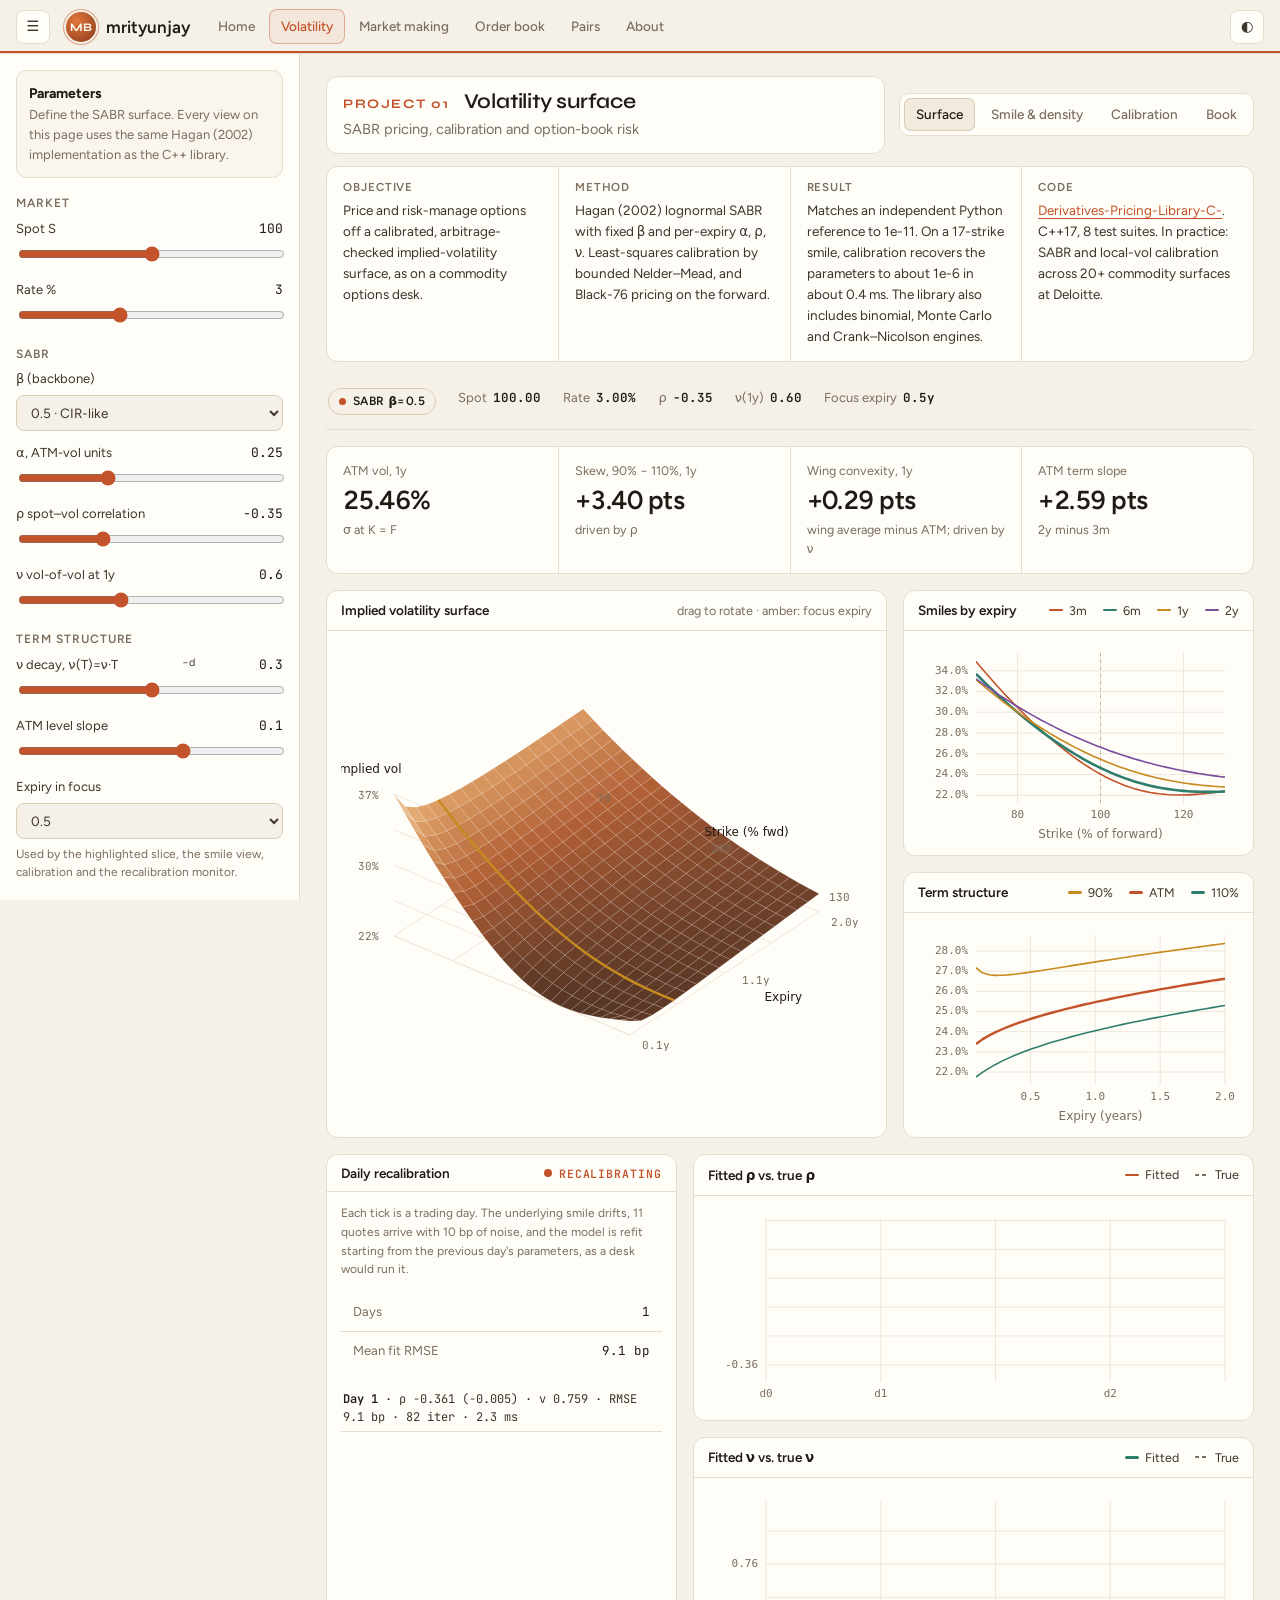
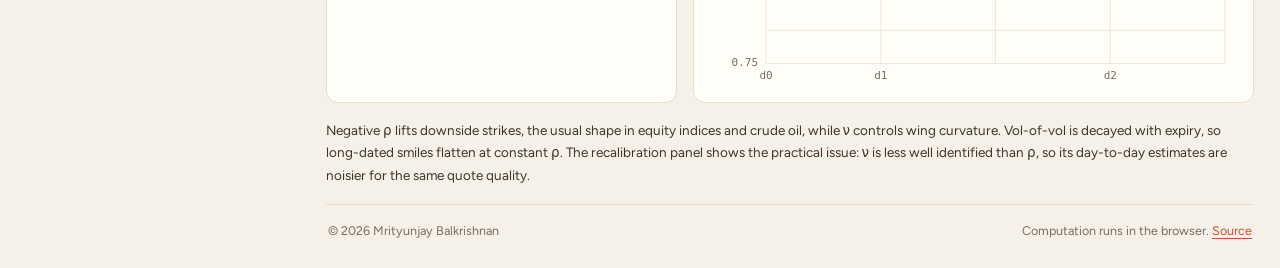
<file: vol.html>
<!DOCTYPE html>
<html lang="en">
<head>
<meta charset="UTF-8">
<meta name="viewport" content="width=device-width, initial-scale=1.0">
<title>Volatility Surface · Mrityunjay Balkrishnan</title>
<meta name="description" content="SABR volatility desk: 3D implied-vol surface, smile and risk-neutral density, live calibration with parameter uncertainty, and option-book scenario risk.">
<meta property="og:type" content="website">
<meta property="og:title" content="SABR Volatility Surface · Mrityunjay Balkrishnan">
<meta property="og:description" content="Hagan SABR pricing and calibration in C++17, matched to an independent reference to 1e-11. Live surface, calibration and book risk.">
<meta property="og:url" content="https://mj2603.github.io/vol.html">
<meta property="og:image" content="https://mj2603.github.io/assets/og/vol.png">
<meta property="og:image:width" content="1200">
<meta property="og:image:height" content="627">
<meta name="twitter:card" content="summary_large_image">
<link rel="preconnect" href="https://fonts.googleapis.com"><link rel="preconnect" href="https://fonts.gstatic.com" crossorigin>
<link href="https://fonts.googleapis.com/css2?family=Cormorant+Garamond:wght@500;600&family=Figtree:wght@400;500;600;700&family=JetBrains+Mono:wght@400;500;600&family=Syne:wght@600;700&display=swap" rel="stylesheet">
<link rel="stylesheet" href="assets/desk.css">
<script>try{const t=localStorage.getItem('theme');if(t)document.documentElement.dataset.theme=t;}catch(e){}</script>
</head>
<body data-desk="vol">
<header class="top">
  <button class="iconbtn" id="collapse" aria-expanded="true" aria-label="Toggle parameter panel" title="Parameters">☰</button>
  <a class="h-logo" href="index.html"><i aria-hidden="true">MB</i>mrityunjay</a>
  <nav class="desks" aria-label="Projects">
    <a href="index.html">Home</a><a href="vol.html" aria-current="page">Volatility</a><a href="mm.html">Market making</a><a href="lob.html">Order book</a><a href="pairs.html">Pairs</a><a href="about.html">About</a>
  </nav>
  <button class="iconbtn" id="theme" aria-label="Toggle dark mode" title="Theme">◐</button>
</header>

<div class="app">
<aside class="side" aria-label="Controls">
  <div class="who"><b>Parameters</b>Define the SABR surface. Every view on this page uses the same Hagan (2002) implementation as the C++ library.</div>
  <h4>Market</h4>
  <label class="field"><span class="lbl">Spot S <output data-out="v-S"></output></span><input type="range" id="v-S" min="50" max="150" step="1" value="100"></label>
  <label class="field"><span class="lbl">Rate % <output data-out="v-r"></output></span><input type="range" id="v-r" min="0" max="8" step="0.25" value="3"></label>
  <h4>SABR</h4>
  <label class="field"><span class="lbl">β (backbone)</span><select id="v-beta"><option value="0">0 · normal</option><option value="0.5" selected>0.5 · CIR-like</option><option value="1">1 · lognormal</option></select></label>
  <label class="field"><span class="lbl">α, ATM-vol units <output data-out="v-alpha"></output></span><input type="range" id="v-alpha" min="0.08" max="0.6" step="0.01" value="0.25"></label>
  <label class="field"><span class="lbl">ρ spot–vol correlation <output data-out="v-rho"></output></span><input type="range" id="v-rho" min="-0.9" max="0.9" step="0.05" value="-0.35"></label>
  <label class="field"><span class="lbl">ν vol-of-vol at 1y <output data-out="v-nu"></output></span><input type="range" id="v-nu" min="0.05" max="1.5" step="0.05" value="0.6"></label>
  <h4>Term structure</h4>
  <label class="field"><span class="lbl">ν decay, ν(T)=ν·T<sup>−d</sup> <output data-out="v-decay"></output></span><input type="range" id="v-decay" min="0" max="0.6" step="0.05" value="0.3"></label>
  <label class="field"><span class="lbl">ATM level slope <output data-out="v-term"></output></span><input type="range" id="v-term" min="-0.4" max="0.4" step="0.05" value="0.1"></label>
  <label class="field"><span class="lbl">Expiry in focus</span><select id="v-T"><option>0.1</option><option>0.25</option><option selected>0.5</option><option>1</option><option>1.5</option><option>2</option></select></label>
  <p class="help">Used by the highlighted slice, the smile view, calibration and the recalibration monitor.</p>
</aside>

<main class="main" id="main">
  <div class="dhead">
    <div class="dtitle"><span class="proj-no">Project 01</span><h1>Volatility surface</h1><p>SABR pricing, calibration and option-book risk</p></div>
    <div class="modes" role="radiogroup" aria-label="View">
      <label><input type="radio" name="mode" value="surface" checked><span>Surface</span></label>
      <label><input type="radio" name="mode" value="smile"><span>Smile &amp; density</span></label>
      <label><input type="radio" name="mode" value="calibration"><span>Calibration</span></label>
      <label><input type="radio" name="mode" value="book"><span>Book</span></label>
    </div>
  </div>
  <div class="brief">
    <div><h4>Objective</h4><p>Price and risk-manage options off a calibrated, arbitrage-checked implied-volatility surface, as on a commodity options desk.</p></div>
    <div><h4>Method</h4><p>Hagan (2002) lognormal SABR with fixed β and per-expiry α, ρ, ν. Least-squares calibration by bounded Nelder–Mead, and Black-76 pricing on the forward.</p></div>
    <div><h4>Result</h4><p>Matches an independent Python reference to 1e-11. On a 17-strike smile, calibration recovers the parameters to about 1e-6 in about 0.4 ms. The library also includes binomial, Monte Carlo and Crank–Nicolson engines.</p></div>
    <div><h4>Code</h4><p><a href="https://github.com/Mj2603/Derivatives-Pricing-Library-C-" target="_blank" rel="noopener">Derivatives-Pricing-Library-C-</a>. C++17, 8 test suites. In practice: SABR and local-vol calibration across 20+ commodity surfaces at Deloitte.</p></div>
  </div>
  <div class="strip"><span class="pill" id="st-model">SABR</span><span>Spot<b id="st-spot"></b></span><span>Rate<b id="st-rate"></b></span><span>ρ<b id="st-rho"></b></span><span>ν(1y)<b id="st-nu"></b></span><span>Focus expiry<b id="st-T"></b></span></div>

  <!-- SURFACE -->
  <section data-mode="surface">
    <div class="kpis">
      <div class="kpi"><div class="k">ATM vol, 1y</div><div class="v" id="k-atm">—</div><div class="s">σ at K = F</div></div>
      <div class="kpi"><div class="k">Skew, 90% − 110%, 1y</div><div class="v" id="k-skew">—</div><div class="s">driven by ρ</div></div>
      <div class="kpi"><div class="k">Wing convexity, 1y</div><div class="v" id="k-fly">—</div><div class="s">wing average minus ATM; driven by ν</div></div>
      <div class="kpi"><div class="k">ATM term slope</div><div class="v" id="k-term">—</div><div class="s">2y minus 3m</div></div>
    </div>
    <div class="grid g21">
      <div class="panel"><div class="ph"><h3>Implied volatility surface</h3><span class="muted">drag to rotate · amber: focus expiry</span></div><div class="pb"><canvas class="surf" id="surf" role="img" aria-label="3D implied volatility surface by strike and expiry"></canvas></div></div>
      <div class="grid" style="margin:0">
        <div class="panel"><div class="ph"><h3>Smiles by expiry</h3><span class="lg"><i style="background:var(--s1)"></i>3m</span><span class="lg"><i style="background:var(--s2)"></i>6m</span><span class="lg"><i style="background:var(--s3)"></i>1y</span><span class="lg"><i style="background:var(--s4)"></i>2y</span></div><div class="pb"><canvas class="ch short" id="slices"></canvas></div></div>
        <div class="panel"><div class="ph"><h3>Term structure</h3><span class="lg"><i style="background:var(--s3)"></i>90%</span><span class="lg"><i style="background:var(--s1)"></i>ATM</span><span class="lg"><i style="background:var(--s2)"></i>110%</span></div><div class="pb"><canvas class="ch short" id="term"></canvas></div></div>
      </div>
    </div>
    <div class="grid g12">
      <div class="panel"><div class="ph"><h3>Daily recalibration</h3><span class="live" id="mon-state">RECALIBRATING</span></div><div class="pb">
        <p class="help" style="margin:0 0 10px">Each tick is a trading day. The underlying smile drifts, 11 quotes arrive with 10 bp of noise, and the model is refit starting from the previous day's parameters, as a desk would run it.</p>
        <dl class="kv"><div><dt>Days</dt><dd id="mon-day">0</dd></div><div><dt>Mean fit RMSE</dt><dd id="mon-rmse">—</dd></div></dl>
        <ul class="log" id="mon-log" style="margin-top:10px;max-height:220px"></ul></div></div>
      <div class="grid" style="margin:0">
        <div class="panel"><div class="ph"><h3>Fitted ρ vs. true ρ</h3><span class="lg"><i style="background:var(--s1)"></i>Fitted</span><span class="lg"><i class="d" style="color:var(--muted)"></i>True</span></div><div class="pb"><canvas class="ch short" id="mon-rho"></canvas></div></div>
        <div class="panel"><div class="ph"><h3>Fitted ν vs. true ν</h3><span class="lg"><i style="background:var(--s2)"></i>Fitted</span><span class="lg"><i class="d" style="color:var(--muted)"></i>True</span></div><div class="pb"><canvas class="ch short" id="mon-nu"></canvas></div></div>
      </div>
    </div>
    <p class="read">Negative ρ lifts downside strikes, the usual shape in equity indices and crude oil, while ν controls wing curvature. Vol-of-vol is decayed with expiry, so long-dated smiles flatten at constant ρ. The recalibration panel shows the practical issue: ν is less well identified than ρ, so its day-to-day estimates are noisier for the same quote quality.</p>
  </section>

  <!-- SMILE -->
  <section data-mode="smile" hidden>
    <div class="kpis">
      <div class="kpi"><div class="k">ATM vol</div><div class="v" id="k2-atm">—</div><div class="s">focus expiry</div></div>
      <div class="kpi"><div class="k">Skew, 90% − 110%</div><div class="v" id="k2-skew">—</div><div class="s">in vol points</div></div>
      <div class="kpi"><div class="k">Smile minimum</div><div class="v" id="k2-min">—</div><div class="s">strike as % of forward</div></div>
      <div class="kpi"><div class="k">Density mass captured</div><div class="v" id="k2-mass">—</div><div class="s">55% to 160% of forward</div></div>
    </div>
    <div class="grid g2">
      <div class="panel"><div class="ph"><h3>Implied vol by strike</h3></div><div class="pb"><canvas class="ch" id="smile"></canvas></div></div>
      <div class="panel"><div class="ph"><h3>Risk-neutral density (Breeden–Litzenberger)</h3><span class="lg"><i style="background:var(--s2)"></i>SABR</span><span class="lg"><i class="d" style="color:var(--muted)"></i>Lognormal</span></div><div class="pb"><canvas class="ch" id="dens"></canvas><p class="caption" id="dens-flag"></p></div></div>
    </div>
    <div class="panel"><div class="ph"><h3>Strike ladder</h3><span class="muted">Black-76 on the forward, sticky-strike Greeks</span></div>
      <div class="tw"><table class="t"><thead><tr><th>Strike</th><th>Implied vol</th><th>Call</th><th>Put</th><th>Call Δ</th><th>Vega / vol-pt</th></tr></thead><tbody id="smile-tbl"></tbody></table></div></div>
    <p class="read" style="margin-top:14px">The density is e<sup>rT</sup>·∂²C/∂K², computed numerically from SABR prices. The Hagan expansion can produce negative density at low strikes when ν√T is large, which is a static arbitrage. A calibrated surface is checked for this before use.</p>
  </section>

  <!-- CALIBRATION -->
  <section data-mode="calibration" hidden>
    <div class="grid g12">
      <div class="panel"><div class="ph"><h3>Synthetic quotes</h3></div><div class="pb">
        <p class="help" style="margin:0 0 12px">Quotes are drawn from the sidebar smile at the focus expiry with Gaussian noise. With β fixed, α, ρ and ν are fitted by Nelder–Mead on log α, atanh ρ and log ν, starting from an ATM-anchored guess.</p>
        <div class="row2">
          <label class="field"><span class="lbl">Quotes</span><select id="c-n"><option>7</option><option selected>11</option><option>17</option><option>25</option></select></label>
          <label class="field"><span class="lbl">Seed</span><input type="number" id="c-seed" value="7" min="1"></label>
        </div>
        <label class="field"><span class="lbl">Quote noise, vol bp <output data-out="c-noise"></output></span><input type="range" id="c-noise" min="0" max="50" step="1" value="10"></label>
        <label class="field"><span class="lbl">Repeated trials</span><select id="c-trials"><option>50</option><option selected>200</option><option>500</option></select></label>
        <button class="btn wide" id="c-run" type="button">Calibrate</button>
      </div></div>
      <div class="panel"><div class="ph"><h3>Fit</h3><span class="lg"><i style="background:var(--s1)"></i>Fitted</span><span class="lg"><i class="d" style="color:var(--muted)"></i>True</span><span class="lg"><i style="background:var(--s3)"></i>Quotes</span></div><div class="pb"><canvas class="ch" id="c-chart"></canvas></div></div>
    </div>
    <div class="kpis">
      <div class="kpi"><div class="k">Fit RMSE</div><div class="v" id="c-rmse">—</div><div class="s" id="c-noise-k">—</div></div>
      <div class="kpi"><div class="k">Max error vs. true smile</div><div class="v" id="c-max">—</div><div class="s">at the quoted strikes</div></div>
      <div class="kpi"><div class="k">Iterations</div><div class="v" id="c-iters">—</div><div class="s">Nelder–Mead</div></div>
      <div class="kpi"><div class="k">Fit time (browser)</div><div class="v" id="c-ms">—</div><div class="s">C++ library: ~0.4 ms for 17 quotes</div></div>
    </div>
    <div class="grid g2">
      <div class="panel"><div class="ph"><h3>Parameters, single fit</h3></div><div class="tw"><table class="t"><thead><tr><th>Parameter</th><th>True</th><th>Fitted</th><th>Error</th></tr></thead><tbody id="c-tbl"></tbody></table></div></div>
      <div class="panel"><div class="ph"><h3>Fitted ρ vs ν over <span id="c-trials-k"></span> noisy draws</h3><span class="lg"><i style="background:var(--s3)"></i>Truth</span></div><div class="pb"><canvas class="ch short" id="c-scatter"></canvas></div></div>
    </div>
    <div class="panel"><div class="ph"><h3>Sampling distribution of the estimates</h3><span class="muted">mean ± one standard error</span></div><div class="tw"><table class="t"><thead><tr><th>Parameter</th><th>True</th><th>Mean of fits</th><th>Std across fits</th><th>5%–95% range</th></tr></thead><tbody id="c-mc"></tbody></table></div></div>
    <p class="read" style="margin-top:14px">ρ and ν are partially collinear, because both affect the wings, so quote noise moves the estimates along a ridge. This is the reason for fixing β, anchoring α to the ATM level, and monitoring parameter stability rather than relying on a single fit.</p>
  </section>

  <!-- BOOK -->
  <section data-mode="book" hidden>
    <div class="grid g12">
      <div class="panel"><div class="ph"><h3>Book</h3><span class="pill long" id="b-gamma">—</span></div><div class="pb">
        <label class="field"><span class="lbl">Preset</span><select id="book-preset"><option value="rr">Risk reversal (long call, short put)</option><option value="straddle">Short ATM straddle</option><option value="strangle">Long strangle</option><option value="fly">Call butterfly</option><option value="calendar">Calendar spread</option></select></label>
        <div class="tw"><table class="t"><thead><tr><th>Type</th><th>Strike</th><th>Expiry y</th><th>Contracts</th></tr></thead><tbody id="book-rows"></tbody></table></div>
        <p class="help" style="margin:10px 0 0">100 shares per contract; negative quantities are short. Each leg is priced at its own point on the surface.</p>
      </div></div>
      <div class="panel"><div class="ph"><h3>P&amp;L vs. spot</h3><span class="lg"><i style="background:var(--s1)"></i>Today</span><span class="lg"><i style="background:var(--s3)"></i>+1 week</span><span class="lg"><i class="d" style="color:var(--muted)"></i>First expiry</span></div><div class="pb"><canvas class="ch" id="b-pnl"></canvas></div></div>
    </div>
    <div class="kpis">
      <div class="kpi"><div class="k">Premium</div><div class="v" id="b-prem">—</div><div class="s">positive means you paid</div></div>
      <div class="kpi"><div class="k">Delta</div><div class="v" id="b-delta">—</div><div class="s">share-equivalent</div></div>
      <div class="kpi"><div class="k">Gamma</div><div class="v" id="b-gam">—</div><div class="s">change in delta per $1</div></div>
      <div class="kpi"><div class="k">Vega</div><div class="v" id="b-vega">—</div><div class="s">per vol point</div></div>
      <div class="kpi"><div class="k">Theta</div><div class="v" id="b-theta">—</div><div class="s">per calendar day</div></div>
    </div>
    <div class="grid g2">
      <div class="panel"><div class="ph"><h3>Risk by leg</h3></div><div class="tw"><table class="t"><thead><tr><th>Leg</th><th>Vol</th><th>Value</th><th>Δ sh</th><th>Γ</th><th>Vega</th><th>Θ/day</th></tr></thead><tbody id="book-tbl"></tbody></table></div></div>
      <div class="panel"><div class="ph"><h3>Scenario P&amp;L: spot × parallel vol shift</h3><span class="muted" id="b-heat-rng"></span></div><div class="pb"><canvas class="ch" id="b-heat"></canvas><p class="caption">Teal: gain. Rust: loss. Full sticky-strike revaluation.</p></div></div>
    </div>
  </section>

    <footer class="foot"><span>© 2026 Mrityunjay Balkrishnan</span><span>Computation runs in the browser. <a href="assets/desk-vol.js" target="_blank" rel="noopener">Source</a></span></footer>
</main>
</div>
<script src="assets/core.js"></script>
<script src="assets/desk-vol.js"></script>
</body>
</html>
</file>
<file: assets/desk.css>
/* Warm light by default; warm dark via the toggle. */
:root{
  --bg:#f6f1e8; --panel:#fffdf8; --panel2:#faf6ee; --raise:#f1eadd; --line:#e7ddcc; --line2:#d9cbb4;
  --ink:#1f1a14; --ink2:#3e352b; --muted:#7a6d5e; --grid:#efe7d9; --axis:#c5b59c;
  --s1:#c2532a; --s2:#2f7d6d; --s3:#c68a1f; --s4:#7a4d9c; --s5:#b03a2e; --up:#3a8a5c; --dn:#c0392b; --accent:#c2532a; --accent-ink:#fffaf2;
  --r:12px; --sans:'Figtree',system-ui,-apple-system,'Segoe UI',sans-serif; --mono:'JetBrains Mono',ui-monospace,Menlo,monospace;
  --serif:'Cormorant Garamond',Georgia,serif; --display:'Syne','Figtree',sans-serif;
  color-scheme:light;
}
:root[data-theme="dark"]{
  --bg:#1c1712; --panel:#231d17; --panel2:#28211a; --raise:#2f271f; --line:#3a3027; --line2:#4b3f32;
  --ink:#f3ece2; --ink2:#d9cebf; --muted:#a39380; --grid:#2c241c; --axis:#5c4c3c;
  --s1:#e0763a; --s2:#4fb39d; --s3:#e0ab4a; --s4:#b28ad6; --s5:#e2604f; --up:#5cbf86; --dn:#e2604f; --accent:#e0763a; --accent-ink:#1c1712; color-scheme:dark; }
*{box-sizing:border-box}
html{scroll-behavior:smooth}
body{margin:0;background:var(--bg);color:var(--ink);font:14.5px/1.55 var(--sans);-webkit-font-smoothing:antialiased;overflow-x:hidden}
a{color:var(--accent);text-underline-offset:3px}
h1,h2,h3,h4{margin:0;line-height:1.2;font-weight:600}
code,.mono{font-family:var(--mono)}
button,input,select{font:inherit;color:inherit}
.muted{color:var(--muted)}

/* top bar */
.top{position:sticky;top:0;z-index:30;display:flex;align-items:center;gap:16px;height:54px;padding:0 16px;background:color-mix(in srgb,var(--bg) 88%,transparent);backdrop-filter:blur(10px);border-bottom:1px solid var(--line)}
.top .brand{font-weight:700;letter-spacing:-.01em;color:var(--ink);text-decoration:none;white-space:nowrap}
.top .brand span{color:var(--muted);font-weight:500;margin-left:8px}
.desks{display:flex;gap:2px;overflow-x:auto;scrollbar-width:none;flex:1;min-width:0}
.desks a{flex:none;padding:7px 12px;border-radius:8px;color:var(--muted);text-decoration:none;font-weight:500;font-size:13.5px}
.desks a:hover{color:var(--ink);background:var(--raise)}
.desks a[aria-current="page"]{color:var(--ink);background:var(--raise);box-shadow:inset 0 0 0 1px var(--line2)}
.iconbtn{flex:none;width:34px;height:34px;border-radius:8px;border:1px solid var(--line);background:var(--panel);cursor:pointer;display:grid;place-items:center;color:var(--ink2)}
.iconbtn:hover{border-color:var(--line2);color:var(--ink)}
@media(max-width:700px){.top .brand span{display:none}}

/* app shell */
.app{display:grid;grid-template-columns:300px minmax(0,1fr);min-height:calc(100vh - 54px);transition:grid-template-columns .2s}
body.side-closed .app{grid-template-columns:0 minmax(0,1fr)}
.side{border-right:1px solid var(--line);background:var(--panel);padding:16px;overflow:auto;height:calc(100vh - 54px);position:sticky;top:54px}
body.side-closed .side{padding:0;border:0;overflow:hidden}
.main{padding:18px;min-width:0}
@media(min-width:1100px){.main{padding:22px 26px}}
@media(max-width:900px){
  .app{grid-template-columns:minmax(0,1fr)}
  body.side-closed .app{grid-template-columns:minmax(0,1fr)}
  .side{position:static;height:auto;max-height:none;border-right:0;border-bottom:1px solid var(--line)}
  body.side-closed .side{display:none}
}
.side .who{background:var(--panel2);border:1px solid var(--line);border-radius:10px;padding:12px;margin-bottom:16px;font-size:13px;color:var(--muted)}
.side .who b{display:block;color:var(--ink);font-size:14px}
.side h4{font-size:12px;text-transform:uppercase;letter-spacing:.08em;color:var(--muted);margin:18px 0 8px;font-weight:600}
.field{display:block;margin:0 0 12px;font-size:13px;color:var(--ink2)}
.field .lbl{display:flex;justify-content:space-between;gap:8px;margin-bottom:5px}
.field output{font-family:var(--mono);color:var(--ink)}
.field input[type=range]{width:100%;accent-color:var(--accent)}
.field select,.field input[type=number],.field input[type=text]{width:100%;background:var(--bg);border:1px solid var(--line2);border-radius:8px;padding:8px 10px;font-size:13.5px}
.field select:focus,.field input:focus{outline:2px solid color-mix(in srgb,var(--accent) 50%,transparent);outline-offset:1px}
.help{font-size:12px;color:var(--muted);margin:-6px 0 12px}
.row2{display:grid;grid-template-columns:1fr 1fr;gap:10px}
.btn{display:inline-flex;align-items:center;justify-content:center;gap:8px;background:var(--accent);color:var(--accent-ink);border:1px solid var(--accent);border-radius:8px;padding:8px 14px;font-weight:600;font-size:13.5px;cursor:pointer;text-decoration:none}
.btn:hover{filter:brightness(1.1)}
.btn.ghost{background:transparent;color:var(--ink);border-color:var(--line2)}
.btn.ghost:hover{border-color:var(--accent);color:var(--accent);filter:none}
.btn.wide{width:100%}
.busy{opacity:.55;pointer-events:none}

/* desk header */
.dhead{display:flex;flex-wrap:wrap;gap:14px;align-items:center;justify-content:space-between;margin-bottom:12px}
.dtitle{background:var(--panel);border:1px solid var(--line);border-radius:var(--r);padding:12px 16px;display:flex;flex-wrap:wrap;align-items:baseline;gap:4px 14px;flex:1 1 420px}
.dtitle h1{font:600 21px/1.2 var(--display);letter-spacing:-.01em}
.dtitle p{margin:0;color:var(--muted)}
.modes{display:flex;flex-wrap:wrap;gap:4px;background:var(--panel);border:1px solid var(--line);border-radius:10px;padding:4px}
.modes label{cursor:pointer}
.modes input{position:absolute;opacity:0;pointer-events:none}
.modes span{display:block;padding:6px 12px;border-radius:7px;color:var(--muted);font-weight:500;font-size:13.5px}
.modes input:checked+span{background:var(--raise);color:var(--ink);box-shadow:inset 0 0 0 1px var(--line2)}
.modes input:focus-visible+span{outline:2px solid var(--accent)}
.strip{display:flex;flex-wrap:wrap;gap:6px 22px;padding:10px 2px 14px;border-bottom:1px solid var(--line);margin-bottom:16px;font-size:13px;color:var(--muted)}
.strip b{color:var(--ink);font-weight:600;font-family:var(--mono);font-size:12.5px;margin-left:6px}
.pill{display:inline-flex;align-items:center;gap:7px;border:1px solid var(--line2);border-radius:999px;padding:3px 10px;font-weight:600;font-size:12px;letter-spacing:.04em;color:var(--ink)}
.pill::before{content:"";width:7px;height:7px;border-radius:50%;background:var(--s1)}
.pill.short::before{background:var(--dn)} .pill.long::before{background:var(--up)}

/* KPI cards */
.kpis{display:grid;grid-template-columns:repeat(auto-fit,minmax(200px,1fr));gap:1px;background:var(--line);border:1px solid var(--line);border-radius:var(--r);overflow:hidden;margin-bottom:16px}
.kpi{background:var(--panel);padding:14px 16px}
.kpi .k{font-size:12.5px;color:var(--muted)}
.kpi .v{font:600 26px/1.15 var(--sans);letter-spacing:-.02em;margin:6px 0 4px;font-variant-numeric:tabular-nums}
.kpi .s{font-size:12.5px;color:var(--muted)}
.pos{color:var(--up)} .neg{color:var(--dn)}

/* panels & charts */
.grid{display:grid;gap:16px;margin-bottom:16px}
@media(min-width:1000px){.g2{grid-template-columns:minmax(0,1fr) minmax(0,1fr)}.g21{grid-template-columns:minmax(0,1.6fr) minmax(0,1fr)}.g12{grid-template-columns:minmax(0,1fr) minmax(0,1.6fr)}}
.panel{background:var(--panel);border:1px solid var(--line);border-radius:var(--r);min-width:0}
.panel .ph{display:flex;flex-wrap:wrap;gap:6px 16px;align-items:center;padding:10px 14px;border-bottom:1px solid var(--line);font-size:12.5px;color:var(--ink2)}
.panel .ph h3{font-size:13.5px;margin-right:auto;color:var(--ink)}
.panel .pb{padding:12px 14px}
.lg{display:inline-flex;align-items:center;gap:6px}
.lg i{width:14px;height:2.5px;border-radius:2px;display:inline-block}
.lg i.d{background:repeating-linear-gradient(90deg,currentColor 0 4px,transparent 4px 7px)!important;height:2px}
canvas.ch{display:block;width:100%;height:300px}
canvas.ch.tall{height:380px} canvas.ch.short{height:200px} canvas.ch.xs{height:140px}
canvas.surf{display:block;width:100%;height:420px}
@media(max-width:600px){canvas.ch{height:240px}canvas.ch.tall{height:300px}canvas.surf{height:320px}}
.tip{position:absolute;pointer-events:none;opacity:0;transition:opacity .1s;background:var(--raise);border:1px solid var(--line2);border-radius:8px;padding:7px 9px;font:12px var(--mono);display:grid;grid-template-columns:auto auto;gap:3px 12px;z-index:5;box-shadow:0 6px 20px rgba(0,0,0,.25);white-space:nowrap}
.tip .th{grid-column:1/-1;color:var(--muted)}
.tip span{display:flex;align-items:center;gap:6px;color:var(--ink2)} .tip i{width:8px;height:8px;border-radius:2px;display:inline-block}
.tip b{text-align:right;font-weight:600}
.caption{font-size:13px;color:var(--muted);margin:10px 0 0;max-width:900px}
.read{font-size:13.5px;color:var(--ink2);line-height:1.65;max-width:980px;margin:4px 0 18px}
.read b{color:var(--ink)}

/* tables */
.tw{overflow-x:auto}
table.t{width:100%;border-collapse:collapse;font-size:13px;font-variant-numeric:tabular-nums}
table.t th{font-weight:500;color:var(--muted);text-align:right;padding:9px 12px;border-bottom:1px solid var(--line);white-space:nowrap}
table.t td{padding:9px 12px;border-bottom:1px solid var(--line);text-align:right;font-family:var(--mono);font-size:12.5px;white-space:nowrap}
table.t th:first-child,table.t td:first-child{text-align:left;font-family:var(--sans);font-size:13px}
table.t tr.hl td{background:color-mix(in srgb,var(--accent) 9%,transparent)}
table.t tr:last-child td{border-bottom:0}
.sq{display:inline-block;width:9px;height:9px;border-radius:2px;margin-right:8px;vertical-align:baseline}
.notes{font-size:12.5px;color:var(--muted);line-height:1.6;margin:10px 2px 0}
.kv{display:grid;grid-template-columns:auto 1fr;gap:0}
.kv>div{display:contents}
.kv dt,.kv dd{padding:9px 12px;border-bottom:1px solid var(--line);margin:0;font-size:13px}
.kv dt{color:var(--muted)} .kv dd{text-align:right;font-family:var(--mono);font-size:12.5px}
.kv>div:last-child dt,.kv>div:last-child dd{border-bottom:0}
.formula{font:13px/1.9 var(--mono);background:var(--bg);border:1px solid var(--line);border-radius:10px;padding:12px 14px;overflow-x:auto;color:var(--ink)}
.evid{display:flex;flex-wrap:wrap;gap:10px 18px;align-items:center;font-size:13px;color:var(--muted);border:1px dashed var(--line2);border-radius:10px;padding:10px 14px;margin:6px 0 18px}
.badge{display:inline-block;font:600 10.5px var(--mono);text-transform:uppercase;letter-spacing:.06em;padding:2px 7px;border-radius:6px;border:1px solid currentColor}
.b-ok{color:var(--up)} .b-part{color:var(--s3)} .b-wip{color:var(--dn)}
.foot{border-top:1px solid var(--line);padding:16px 2px 6px;color:var(--muted);font-size:12.5px;display:flex;flex-wrap:wrap;gap:8px 18px;justify-content:space-between}

/* order book */
.ladder{font:12.5px var(--mono);border:1px solid var(--line);border-radius:10px;overflow:hidden}
.lvl{position:relative;display:grid;grid-template-columns:70px 56px minmax(0,1fr);gap:8px;align-items:center;padding:3px 10px;min-height:26px}
.lvl .bar{position:absolute;inset:0 auto 0 0;opacity:.16}
.lvl.ask .bar{background:var(--dn)} .lvl.bid .bar{background:var(--up)}
.lvl.ask .px{color:var(--dn)} .lvl.bid .px{color:var(--up)}
.lvl>span{position:relative}
.queue{display:flex;gap:3px;overflow:hidden}
.chip{font-size:10.5px;border:1px solid var(--line2);background:var(--panel2);border-radius:5px;padding:0 4px;white-space:nowrap}
.chip.mine{border-color:var(--s3);color:var(--s3)}
.mid{text-align:center;font-size:11.5px;color:var(--muted);padding:5px;border-block:1px dashed var(--line2);background:var(--bg)}
.tape{list-style:none;margin:0;padding:0;font:12px var(--mono);max-height:300px;overflow:auto}
.tape li{display:grid;grid-template-columns:44px 1fr auto;gap:8px;padding:5px 2px;border-bottom:1px solid var(--line)}
.up{color:var(--up)} .dn{color:var(--dn)}

/* landing */
.wrap{max-width:1180px;margin:0 auto;padding:0 16px}
@media(min-width:760px){.wrap{padding:0 28px}}
.hero{display:grid;gap:28px;align-items:center;padding:56px 0 34px}
@media(min-width:980px){.hero{grid-template-columns:minmax(0,1fr) minmax(0,1.05fr)}}
.eyebrow{font:500 12.5px var(--mono);color:var(--s3);letter-spacing:.02em;margin:0 0 14px}
.hero h1{font-size:clamp(36px,5.6vw,60px);letter-spacing:-.025em;line-height:1.04;margin-bottom:16px}
.lede{font-size:clamp(16px,1.8vw,18.5px);color:var(--ink2);max-width:620px;margin:0 0 14px}
.seek{display:flex;align-items:center;gap:10px;color:var(--muted);margin:0 0 22px}
.dot{width:8px;height:8px;border-radius:50%;background:var(--up);box-shadow:0 0 0 4px color-mix(in srgb,var(--up) 22%,transparent)}
.cta{display:flex;flex-wrap:wrap;gap:10px}
.cta .btn{padding:10px 16px;font-size:14.5px}
.surfcard{position:relative}
.surfcard .lbl{position:absolute;left:14px;top:12px;font-size:12.5px;color:var(--muted);pointer-events:none}
.surfcard .lbl b{color:var(--ink);font-weight:600}
.surfcard .hint{position:absolute;right:10px;bottom:8px;font-size:11.5px;color:var(--muted);background:color-mix(in srgb,var(--panel) 88%,transparent);padding:3px 8px;border-radius:6px}
section.sec{padding:44px 0;border-top:1px solid var(--line)}
.sh{margin-bottom:22px;max-width:780px}
.sh .k{font:600 11.5px var(--mono);text-transform:uppercase;letter-spacing:.12em;color:var(--s3);margin:0 0 8px}
.sh h2{font-size:clamp(24px,3vw,32px);letter-spacing:-.015em;margin-bottom:8px}
.sh p{color:var(--muted);margin:0}
.deskgrid{display:grid;gap:16px}
@media(min-width:860px){.deskgrid{grid-template-columns:1fr 1fr}}
.dcard{display:flex;flex-direction:column;background:var(--panel);border:1px solid var(--line);border-radius:14px;overflow:hidden;text-decoration:none;color:inherit;transition:border-color .15s,transform .15s}
.dcard:hover{border-color:var(--line2);transform:translateY(-2px)}
.dcard canvas{display:block;width:100%;height:170px;background:var(--panel2);border-bottom:1px solid var(--line)}
.dcard .body{padding:16px 18px 18px;display:flex;flex-direction:column;gap:8px;flex:1}
.dcard h3{font-size:17px}
.dcard .stack{font:12px var(--mono);color:var(--muted)}
.dcard p{margin:0;color:var(--ink2)}
.dcard ul{margin:4px 0 0;padding:0;list-style:none;display:grid;gap:6px;font-size:13.5px}
.dcard li{display:grid;grid-template-columns:auto 1fr;gap:9px;align-items:start}
.dcard .go{margin-top:auto;padding-top:8px;color:var(--accent);font-weight:600}
.statrow{display:grid;grid-template-columns:repeat(auto-fit,minmax(190px,1fr));gap:1px;background:var(--line);border:1px solid var(--line);border-radius:12px;overflow:hidden}
.statrow div{background:var(--panel);padding:14px 16px}
.statrow b{display:block;font:600 22px var(--sans);letter-spacing:-.02em;color:var(--ink)}
.statrow span{font-size:12.5px;color:var(--muted)}
.tl{list-style:none;margin:0;padding:0;display:grid;gap:22px}
.tl>li{display:grid;gap:4px 26px;background:var(--panel);border:1px solid var(--line);border-radius:12px;padding:16px 18px}
@media(min-width:760px){.tl>li{grid-template-columns:150px 1fr}}
.tl .when{font:500 12.5px var(--mono);color:var(--muted)}
.tl h3{font-size:16px} .tl .role{color:var(--accent);font-weight:600;margin:2px 0 6px}
.tl ul{margin:0;padding-left:18px;color:var(--ink2)} .tl li li{margin:3px 0}
.two{display:grid;gap:22px} @media(min-width:900px){.two{grid-template-columns:1fr 1fr}}
.tags{display:flex;flex-wrap:wrap;gap:6px;margin:8px 0 14px}
.tags span{font:12px var(--mono);border:1px solid var(--line2);border-radius:6px;padding:3px 8px;color:var(--ink2)}
.plain{padding-left:18px;margin:6px 0 16px;color:var(--ink2)} .plain li{margin:5px 0}
.contact{text-align:center} .contact .cta{justify-content:center}
.skip{position:absolute;left:-999px}.skip:focus{left:12px;top:10px;z-index:99;background:var(--panel);padding:8px 12px}
@media (prefers-reduced-motion:reduce){*{transition:none!important}html{scroll-behavior:auto}}
table.t input,table.t select{width:100%;min-width:58px;max-width:110px;background:var(--bg);border:1px solid var(--line2);border-radius:6px;padding:5px 7px;font:12.5px var(--mono);text-align:right}
table.t select{text-align:left}
table.t td:has(input),table.t td:has(select){padding:6px 8px}

/* per-project identity */
body[data-desk="vol"]{--accent:#c2532a} body[data-desk="mm"]{--accent:#2f7d6d} body[data-desk="lob"]{--accent:#a8701a} body[data-desk="pairs"]{--accent:#7a4d9c}
:root[data-theme="dark"] body[data-desk="vol"]{--accent:#e0763a} :root[data-theme="dark"] body[data-desk="mm"]{--accent:#4fb39d} :root[data-theme="dark"] body[data-desk="lob"]{--accent:#e0ab4a} :root[data-theme="dark"] body[data-desk="pairs"]{--accent:#b28ad6}
body[data-desk] .top{box-shadow:inset 0 -2px 0 var(--accent)}
body[data-desk] .desks a[aria-current="page"]{color:var(--accent);box-shadow:inset 0 0 0 1px color-mix(in srgb,var(--accent) 40%,transparent);background:color-mix(in srgb,var(--accent) 7%,transparent)}
body[data-desk] .pill::before{background:var(--accent)}
.proj-no{font:700 13px var(--display);letter-spacing:.12em;text-transform:uppercase;color:var(--accent)}
.brief{display:grid;gap:1px;background:var(--line);border:1px solid var(--line);border-radius:var(--r);overflow:hidden;margin:0 0 16px}
@media(min-width:900px){.brief{grid-template-columns:repeat(4,minmax(0,1fr))}}
.brief>div{background:var(--panel);padding:14px 16px}
.brief h4{font-size:11.5px;letter-spacing:.08em;text-transform:uppercase;color:var(--muted);margin:0 0 6px;font-weight:600}
.brief p,.brief ul{margin:0;font-size:13.5px;color:var(--ink2);line-height:1.55}
.brief ul{padding-left:16px}.brief li{margin:2px 0}
.brief code{font-size:12px;background:var(--raise);padding:1px 5px;border-radius:4px}
.live{display:inline-flex;align-items:center;gap:7px;font:600 11.5px var(--mono);letter-spacing:.08em;color:var(--accent)}
.live::before{content:"";width:8px;height:8px;border-radius:50%;background:var(--accent);animation:pulse 1.6s ease-in-out infinite}
.live.off{color:var(--muted)}.live.off::before{background:var(--muted);animation:none}
@keyframes pulse{0%,100%{opacity:1}50%{opacity:.25}}
.log{list-style:none;margin:0;padding:0;font:12px/1.5 var(--mono);max-height:260px;overflow:auto}
.log li{padding:5px 2px;border-bottom:1px solid var(--line);color:var(--ink2)}
.log li b{color:var(--ink);font-weight:600}
.tiles{display:grid;gap:16px}
@media(min-width:860px){.tiles{grid-template-columns:1fr 1fr}}
.tile{display:block;position:relative;background:var(--panel);border:1px solid var(--line);border-radius:14px;overflow:hidden;text-decoration:none;color:inherit;transition:border-color .15s,box-shadow .15s}
.tile:hover{border-color:var(--tc);box-shadow:0 8px 28px -12px color-mix(in srgb,var(--tc) 45%,transparent)}
.tile canvas{display:block;width:100%;height:190px;background:var(--panel2);border-bottom:1px solid var(--line)}
.tile .body{padding:16px 18px 18px}
.tile .no{font:600 11px var(--mono);letter-spacing:.12em;text-transform:uppercase;color:var(--tc)}
.tile h3{font-size:19px;margin:6px 0 6px}
.tile p{margin:0 0 12px;color:var(--ink2)}
.tile .facts{display:flex;flex-wrap:wrap;gap:6px 18px;font:12.5px var(--mono);color:var(--muted)}
.tile .facts b{color:var(--ink);font-weight:600}
.tile .go{display:inline-block;margin-top:12px;color:var(--tc);font-weight:600;font-size:14px}

/* ---------- home (editorial) ---------- */
.h-nav{position:sticky;top:0;z-index:30;background:color-mix(in srgb,var(--bg) 90%,transparent);backdrop-filter:blur(10px);border-bottom:1px solid var(--line)}
.h-nav .in{max-width:1180px;margin:0 auto;padding:0 16px;height:60px;display:flex;align-items:center;gap:18px}
@media(min-width:760px){.h-nav .in{padding:0 28px}}
.h-logo{display:flex;align-items:center;gap:10px;color:var(--ink);text-decoration:none;font:600 17px var(--sans)}
.h-logo i{width:30px;height:30px;border-radius:50%;display:grid;place-items:center;font:700 11.5px var(--display);font-style:normal;color:#fffaf2;background:radial-gradient(circle at 35% 30%,#e0763a,#8a3a1c);box-shadow:0 0 0 2px var(--bg),0 0 0 3px color-mix(in srgb,var(--accent) 50%,transparent)}
.h-links{margin-left:auto;display:flex;align-items:center;gap:4px;font-size:14px}
.h-links a{color:var(--ink2);text-decoration:none;padding:8px 10px;border-bottom:2px solid transparent}
.h-links a:hover{color:var(--ink)}
.h-links a[aria-current="page"]{color:var(--ink);border-color:var(--accent)}
.h-links .sep{width:1px;height:18px;background:var(--line2);margin:0 6px}
.h-links .ic{display:grid;place-items:center;width:34px;height:34px;padding:0;border:0;border-radius:8px;background:none;cursor:pointer;color:var(--ink2)}
.h-links .ic:hover{color:var(--ink);background:var(--raise)}
@media(max-width:640px){.h-links .hide-s{display:none}}
.h-hero{max-width:1180px;margin:0 auto;display:grid;border-bottom:1px solid var(--line)}
@media(min-width:960px){.h-hero{grid-template-columns:minmax(0,1fr) minmax(0,1fr);padding:0 28px}}
.h-art{position:relative;background:#faf6ee;min-height:340px;border-inline:1px solid var(--line)}
:root[data-theme="dark"] .h-art{background:#f7f2e9}
.h-art canvas{display:block;width:100%;height:100%;min-height:340px;position:absolute;inset:0}
.h-art .cap{position:absolute;left:14px;bottom:12px;font:12px var(--mono);color:#7a6d5e;pointer-events:none}
@media(min-width:960px){.h-art{min-height:560px}}
.h-intro{padding:40px 16px 44px}
@media(min-width:960px){.h-intro{padding:72px 0 72px 52px;display:flex;flex-direction:column;justify-content:center}}
.h-name{font:600 clamp(40px,5.4vw,64px)/1 var(--serif);letter-spacing:.01em;text-transform:uppercase;margin:0 0 20px}
.h-role{font:500 clamp(19px,2.1vw,24px)/1.3 var(--sans);margin:0 0 22px}
.h-role span{color:var(--muted);font-size:.78em;font-weight:500}
.h-intro p.t{font-size:16.5px;line-height:1.75;color:var(--ink2);margin:0 0 16px;max-width:600px}
.h-intro p.t a{color:inherit;text-decoration-color:var(--accent);text-decoration-thickness:2px}
.h-social{display:flex;align-items:center;gap:16px;margin-top:10px;flex-wrap:wrap}
.h-social a.i{color:var(--ink2);display:grid;place-items:center}
.h-social a.i:hover{color:var(--accent)}
.pillbtn{display:inline-flex;align-items:center;gap:8px;border:1px solid var(--line2);border-radius:999px;padding:8px 16px;color:var(--ink);text-decoration:none;font-weight:500;font-size:14.5px}
.pillbtn:hover{border-color:var(--accent);color:var(--accent)}
.h-strip{border-bottom:1px solid var(--line);padding:18px 0 22px;overflow:hidden;position:relative}
.h-strip .lbl{text-align:center;font-size:12.5px;color:var(--muted);margin-bottom:14px;letter-spacing:.02em}
.h-strip .mask{-webkit-mask-image:linear-gradient(90deg,transparent,#000 12%,#000 88%,transparent);mask-image:linear-gradient(90deg,transparent,#000 12%,#000 88%,transparent)}
.h-strip .row{display:flex;gap:64px;width:max-content;animation:marq 38s linear infinite}
.h-strip:hover .row{animation-play-state:paused}
.h-strip .row span{font:600 24px var(--serif);color:var(--ink2);white-space:nowrap;opacity:.85}
.h-strip .row span small{font:500 12px var(--mono);color:var(--muted);margin-left:8px;letter-spacing:.04em}
@keyframes marq{from{transform:translateX(0)}to{transform:translateX(-50%)}}
@media (prefers-reduced-motion:reduce){.h-strip .row{animation:none;flex-wrap:wrap;justify-content:center;width:auto;gap:20px 40px}}
.h-sec{max-width:1180px;margin:0 auto;padding:56px 16px 24px}
@media(min-width:760px){.h-sec{padding:72px 28px 32px}}
.h-sec h2{font:600 clamp(30px,3.6vw,42px)/1.1 var(--display);letter-spacing:-.01em;margin:0 0 12px}
.h-sec .sub{font-size:16.5px;color:var(--ink2);margin:0 0 36px;max-width:820px}
.plist{display:grid;gap:0 56px}
@media(min-width:900px){.plist{grid-template-columns:1fr 1fr}}
.pitem{display:grid;grid-template-columns:64px minmax(0,1fr);gap:0 6px;padding:26px 0;border-bottom:1px solid var(--line)}
.pitem .n{font:700 30px/1 var(--display);color:var(--accent);padding-top:3px}
.pitem .hd{display:flex;align-items:baseline;gap:12px;justify-content:space-between;flex-wrap:wrap}
.pitem h3{font:600 21px/1.25 var(--display);margin:0}
.pitem h3 a{color:var(--ink);text-decoration:none}
.pitem h3 a:hover{color:var(--accent)}
.pitem .tag{font:600 11px var(--sans);letter-spacing:.16em;text-transform:uppercase;color:var(--accent)}
.pitem p{margin:8px 0 12px;color:var(--ink2);font-size:15px;line-height:1.65}
.pitem .ft{display:flex;align-items:center;gap:10px;justify-content:space-between;font-size:13.5px;color:var(--muted)}
.pitem .ft .ics{display:flex;gap:12px}
.pitem .ft a{color:var(--ink2);display:grid;place-items:center}
.pitem .ft a:hover{color:var(--accent)}
.pitem .res{font:12.5px var(--mono);color:var(--ink2);margin:-4px 0 12px}
.pitem .res b{color:var(--ink);font-weight:600}
.xlist{list-style:none;margin:0;padding:0}
.xlist li{display:grid;grid-template-columns:minmax(0,1fr) auto;gap:4px 18px;padding:16px 0;border-bottom:1px solid var(--line)}
.xlist b{font:600 17px var(--display)} .xlist .r{color:var(--ink2)} .xlist .d{font:12.5px var(--mono);color:var(--muted);text-align:right}
.h-foot{max-width:1180px;margin:0 auto;padding:28px 16px 40px;display:flex;flex-wrap:wrap;gap:8px 20px;justify-content:space-between;color:var(--muted);font-size:13px}
@media(min-width:760px){.h-foot{padding:28px 28px 44px}}
.h-foot a{color:var(--ink2)}
.track{position:relative;display:inline-flex;align-items:center;gap:10px;border:1px solid var(--line2);border-radius:999px;padding:5px 14px 5px 5px;background:var(--panel);cursor:pointer;color:var(--ink);overflow:hidden}
.track:hover{border-color:var(--accent)}
.track .tp{width:28px;height:28px;border-radius:50%;display:grid;place-items:center;background:var(--accent);color:var(--accent-ink)}
.track .pause{display:none} .track.on .pause{display:block} .track.on .play{display:none}
.track .tt{display:flex;flex-direction:column;align-items:flex-start;line-height:1.1;text-align:left}
.track .tt b{font-size:13.5px;font-weight:600} .track .tt small{font:11px var(--mono);color:var(--muted)}
.track .eq{display:flex;align-items:flex-end;gap:2px;height:14px}
.track .eq i{width:3px;height:3px;border-radius:1px;background:var(--accent);opacity:.5}
.track.on .eq i{opacity:1;animation:eq .9s ease-in-out infinite} .track.on .eq i:nth-child(2){animation-delay:.15s} .track.on .eq i:nth-child(3){animation-delay:.3s} .track.on .eq i:nth-child(4){animation-delay:.45s}
@keyframes eq{0%,100%{height:3px}50%{height:14px}}
.track .bar{position:absolute;left:0;right:0;bottom:0;height:2px;background:transparent}
.track .bar span{display:block;height:100%;width:0;background:var(--accent);transition:width .25s linear}
@media (prefers-reduced-motion:reduce){.track.on .eq i{animation:none;height:9px}}
/* travel */
.trips{display:grid;gap:34px 26px;grid-template-columns:repeat(auto-fit,minmax(230px,1fr))}
.trip .stack{position:relative;height:200px;margin:0 6px 18px}
.trip .ph{position:absolute;inset:14px 10px 0 34px;border-radius:12px;overflow:hidden;box-shadow:0 10px 26px -10px rgba(40,25,10,.45);border:3px solid #fffaf2;background:#e9dccb;transition:transform .35s ease}
.trip .ph.back{inset:0 40px 18px 6px;transform:rotate(-5deg);opacity:.92}
.trip .ph.front{transform:rotate(1.5deg)}
.trip:hover .ph.back{transform:rotate(-8deg) translate(-6px,-4px)} .trip:hover .ph.front{transform:rotate(3deg) translate(4px,-2px)}
.trip .ph svg,.trip .ph img{position:absolute;inset:0;width:100%;height:100%;object-fit:cover;display:block}
.trip h3{font:600 20px var(--display);margin:0 0 6px}
.trip p{margin:0;color:var(--ink2);font-size:14.5px;line-height:1.6}
@media (prefers-reduced-motion:reduce){.trip .ph{transition:none}}
/* equipped */
.equip{display:grid;gap:34px;align-items:start}
@media(min-width:960px){.equip{grid-template-columns:minmax(0,.85fr) minmax(0,1.15fr)}}
.equip-art{position:relative;background:#faf6ee;border:1px solid var(--line);aspect-ratio:1/0.92;min-height:300px}
:root[data-theme="dark"] .equip-art{background:#f1eadf}
.equip-art canvas{position:absolute;inset:0;width:100%;height:100%}
.equip-art .cap{position:absolute;left:14px;bottom:12px;font:12px var(--mono);color:#7a6d5e}
.loadout{display:grid;gap:14px;grid-template-columns:repeat(auto-fit,minmax(190px,1fr));margin-bottom:16px}
.lo{border:1px solid var(--line2);border-radius:10px;padding:16px 18px;background:var(--panel)}
.lo.hot{border-color:color-mix(in srgb,var(--accent) 70%,transparent);background:color-mix(in srgb,var(--accent) 6%,var(--panel))}
.lo .k{font:700 11.5px var(--display);letter-spacing:.14em;text-transform:uppercase;color:var(--accent)}
.lo .k em{font:500 13px var(--sans);letter-spacing:0;text-transform:none;color:var(--ink2);font-style:normal;margin-left:8px}
.lo ul{list-style:none;margin:12px 0 0;padding:0;display:grid;gap:7px;color:var(--ink2);font-size:14.5px}
.jam{position:relative;overflow:hidden;border-radius:12px;padding:22px 24px 26px;background:#1f1913;color:#efe6d8;border-left:3px solid var(--accent)}
.jam .jh{position:relative;z-index:1;display:flex;align-items:center;gap:12px;flex-wrap:wrap;margin-bottom:18px}
.jam .jh b{font:700 14px var(--display);letter-spacing:.24em;text-transform:uppercase}
.jam .eqs{display:flex;align-items:flex-end;gap:2px;height:14px}
.jam .eqs i{width:3px;background:#e0763a;border-radius:1px;height:6px}
.jam .eqs i:nth-child(2){height:10px}.jam .eqs i:nth-child(3){height:14px}.jam .eqs i:nth-child(4){height:8px}
.jam.on .eqs i{animation:eq .9s ease-in-out infinite}.jam.on .eqs i:nth-child(2){animation-delay:.15s}.jam.on .eqs i:nth-child(3){animation-delay:.3s}.jam.on .eqs i:nth-child(4){animation-delay:.45s}
.jplay{margin-left:auto;background:none;border:1px solid #4b3f32;color:#efe6d8;border-radius:999px;padding:5px 12px;font:500 12.5px var(--sans);cursor:pointer}
.jplay:hover{border-color:#e0763a;color:#e0763a}
.jam .chips{position:relative;z-index:1;display:flex;flex-wrap:wrap;gap:10px}
.jam .chips span{border:1px solid #3a3027;background:rgba(255,255,255,.03);border-radius:999px;padding:7px 16px;font-size:15px;color:#e6dccd}
.jam .yr{position:absolute;right:-10px;bottom:-46px;font:700 150px/1 var(--display);color:rgba(255,255,255,.05);pointer-events:none}
@media (prefers-reduced-motion:reduce){.jam.on .eqs i{animation:none}}
</file>
